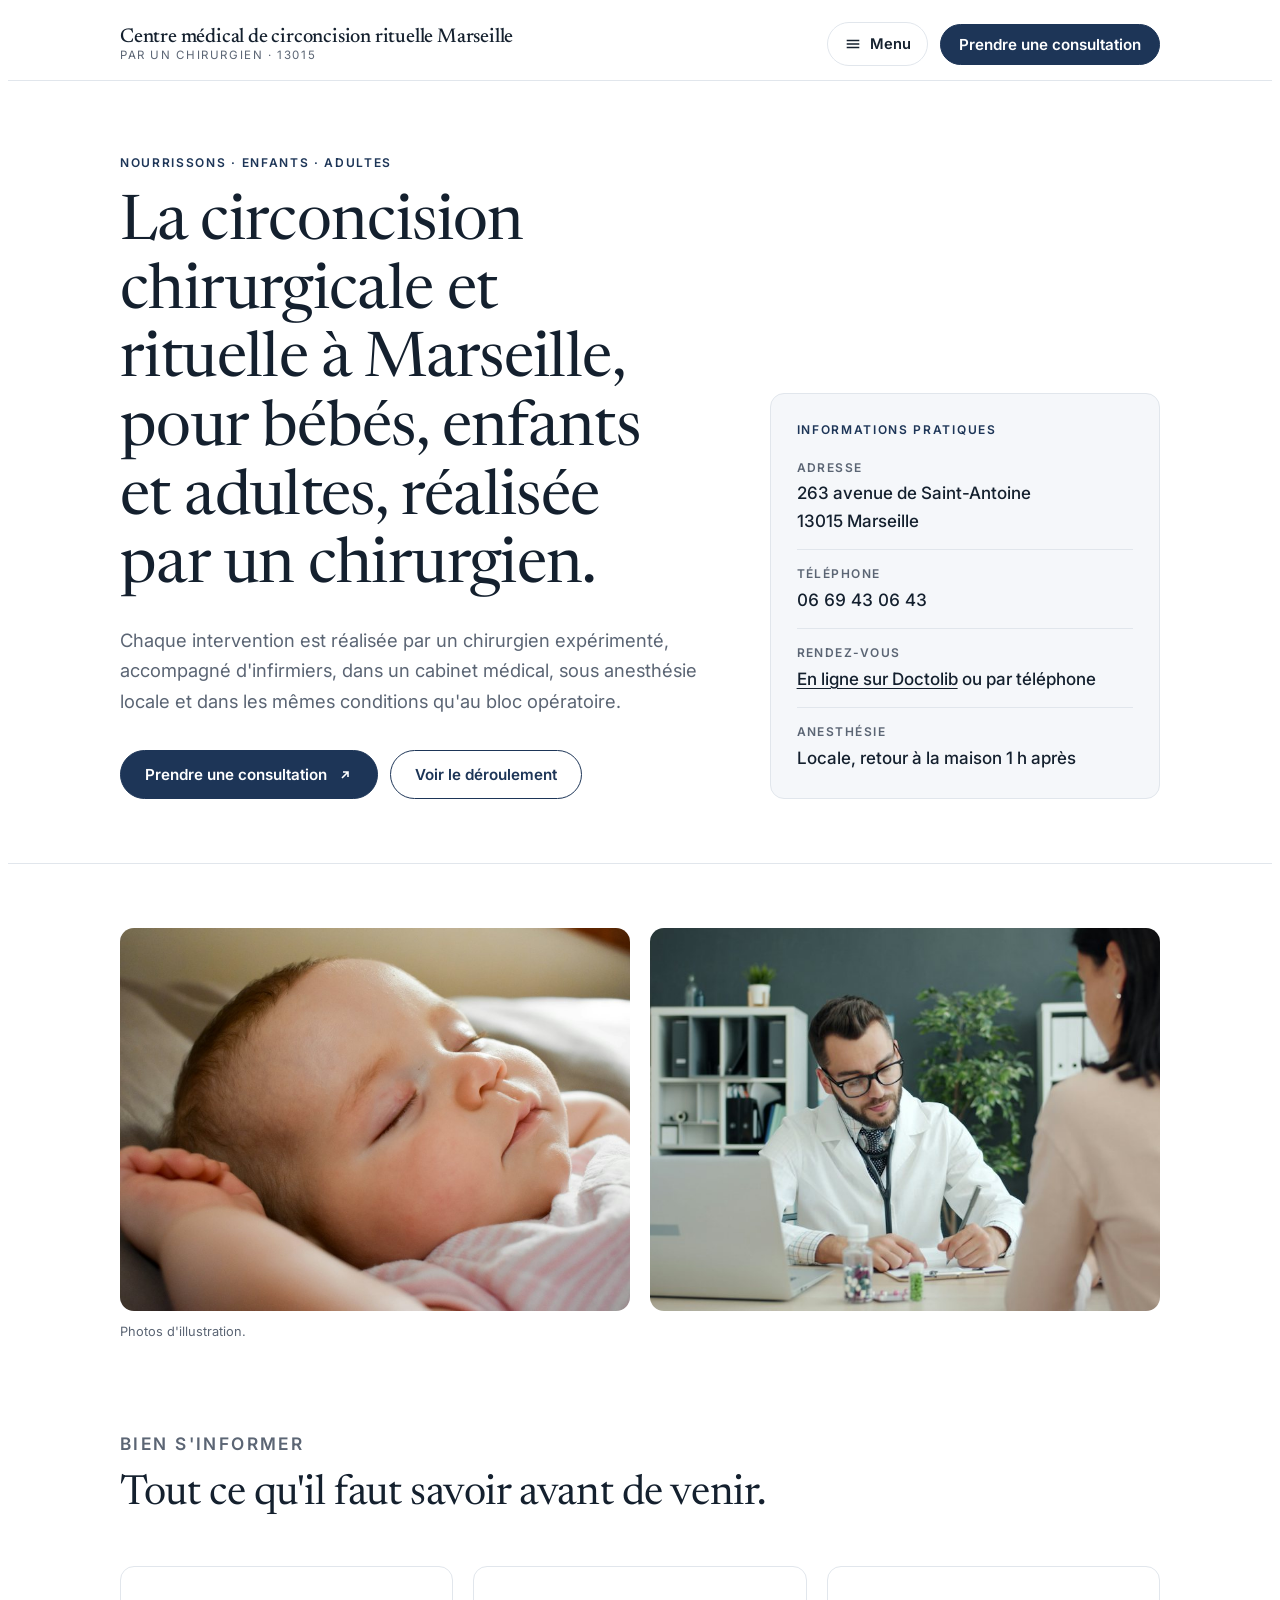
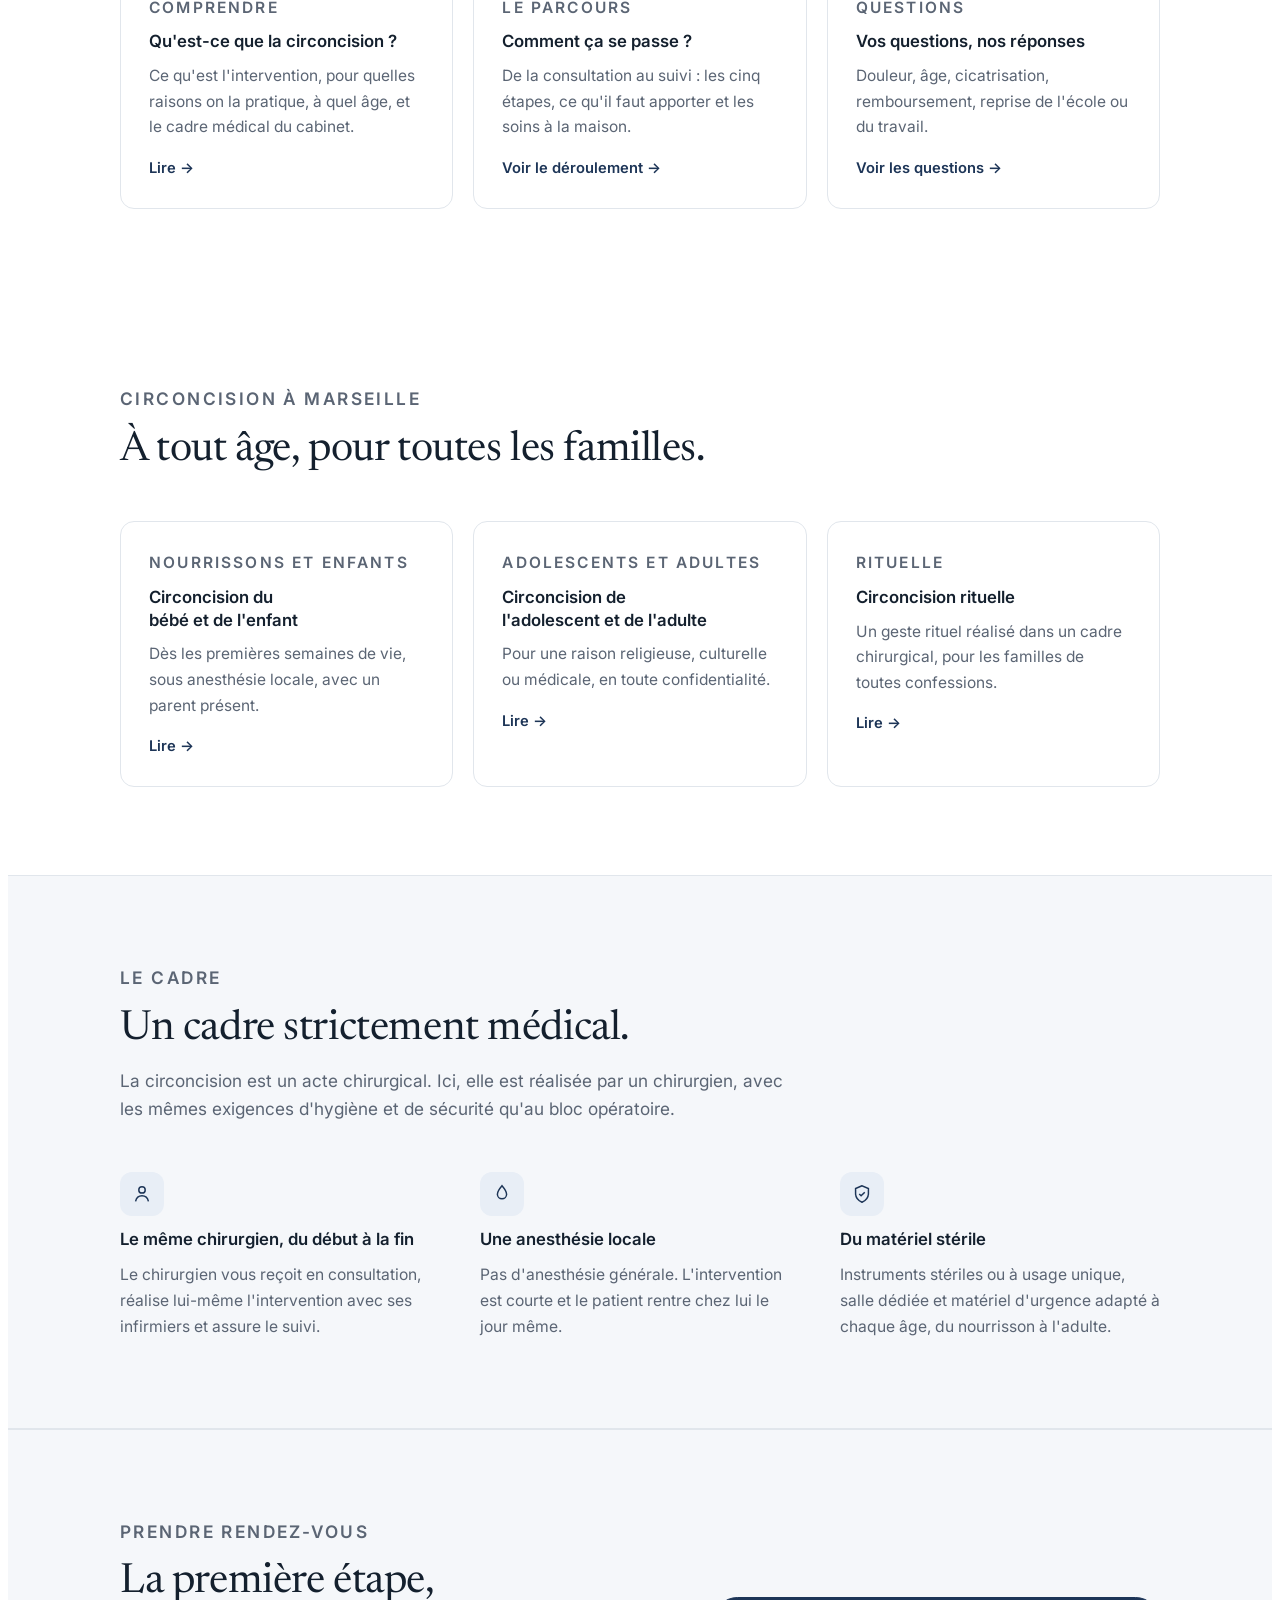
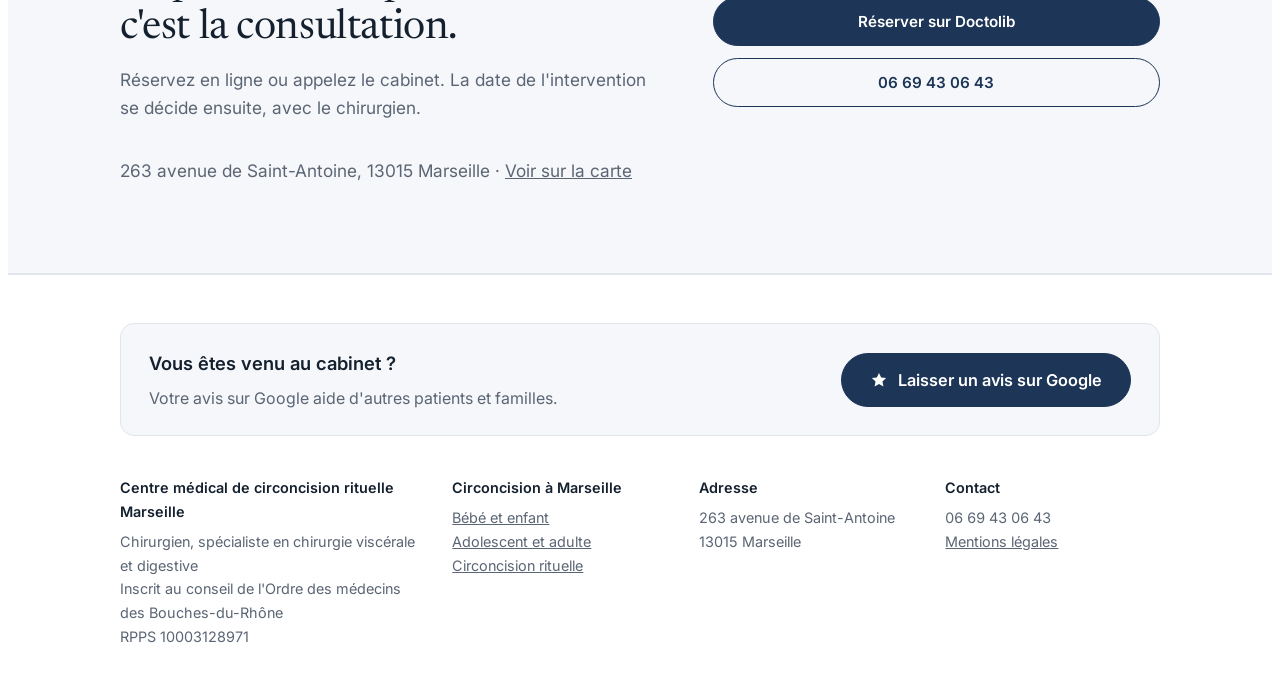
<file: index.html>
<!doctype html>
<html lang="fr"><head><meta charset="utf-8"><meta name="viewport" content="width=device-width,initial-scale=1,viewport-fit=cover">
<title>Circoncision Marseille · Bébé, enfant et adulte · Par un chirurgien</title>
<meta name="description" content="Circoncision à Marseille pour bébés, enfants et adultes, chirurgicale ou rituelle, par un chirurgien sous anesthésie locale. Rendez-vous sur Doctolib ou au 06 69 43 06 43.">
<meta property="og:site_name" content="Centre médical de circoncision rituelle Marseille">
<meta name="google-site-verification" content="c0qmM_d3kMXVeMrVc6Ky9E0ub9-GybHgEHuJxb8BpMc">
<meta name="google-site-verification" content="s0igiYWlBnHsUi0on4MsOtNS3VM-auSryWVG869lVNU">
<link rel="preconnect" href="https://fonts.googleapis.com">
<link rel="stylesheet" href="https://fonts.googleapis.com/css2?family=Newsreader:opsz,wght@6..72,400;6..72,500&family=Inter:wght@400;500;600&display=swap">
<link rel="stylesheet" href="styles.css?v=3">
<link rel="canonical" href="https://circoncision-chirurgicale-marseille.com/">
<script type="application/ld+json">{"@context": "https://schema.org", "@type": "MedicalClinic", "name": "Centre médical de circoncision rituelle Marseille", "alternateName": "Circoncision Chirurgicale et Rituelle Marseille", "url": "https://circoncision-chirurgicale-marseille.com/", "telephone": "+33669430643", "email": "circoncision.marseille@gmail.com", "image": "https://circoncision-chirurgicale-marseille.com/photos/cabinet.jpg", "address": {"@type": "PostalAddress", "streetAddress": "263 avenue de Saint-Antoine", "postalCode": "13015", "addressLocality": "Marseille", "addressRegion": "Provence-Alpes-Côte d'Azur", "addressCountry": "FR"}, "areaServed": "Marseille", "medicalSpecialty": "Surgical", "availableService": {"@type": "MedicalProcedure", "name": "Circoncision"}, "description": "Circoncision chirurgicale et rituelle à Marseille pour nourrissons, enfants et adultes, réalisée par un chirurgien sous anesthésie locale."}</script>
<script type="application/ld+json">{"@context": "https://schema.org", "@type": "WebSite", "name": "Centre médical de circoncision rituelle Marseille", "alternateName": "Circoncision Chirurgicale et Rituelle Marseille", "url": "https://circoncision-chirurgicale-marseille.com/"}</script>
</head><body>
<header class="top"><div class="wrap">
  <a class="brand" href="index.html"><b>Centre médical de circoncision rituelle Marseille</b><span>Par un chirurgien · 13015</span></a>
  <nav aria-label="Navigation principale"><a href="la-circoncision.html">La circoncision</a><a href="deroulement.html">Déroulement</a><a href="questions.html">Questions</a><a href="contact.html">Contact</a></nav>
  <div class="right"><details class="menu"><summary><svg viewBox="0 0 20 20" fill="none" stroke="currentColor" stroke-width="1.7" aria-hidden="true"><path d="M3 6h14M3 10h14M3 14h14"/></svg>Menu</summary>
    <div class="menu-panel"><a href="index.html" aria-current="page">Accueil</a><a href="la-circoncision.html">La circoncision</a><a href="deroulement.html">Déroulement</a><a href="questions.html">Questions</a><a href="contact.html">Contact</a><hr><a class="btn" href="https://www.doctolib.fr/chirurgien-visceral-et-digestif/marseille/stephane-cherki" target="_blank" rel="noopener">Prendre une consultation</a><span class="num menu-tel">06 69 43 06 43</span></div></details>
  <a class="btn cta-top" href="https://www.doctolib.fr/chirurgien-visceral-et-digestif/marseille/stephane-cherki" target="_blank" rel="noopener">Prendre une consultation</a></div>
</div></header>
<section class="hero" id="haut"><div class="wrap">
  <div>
    <p class="label">Nourrissons · Enfants · Adultes</p>
    <h1>La circoncision chirurgicale et rituelle à Marseille, pour bébés, enfants et adultes, réalisée par un chirurgien.</h1>
    <p class="lead">Chaque intervention est réalisée par un chirurgien expérimenté, accompagné d'infirmiers, dans un cabinet médical, sous anesthésie locale et dans les mêmes conditions qu'au bloc opératoire.</p>
    <div class="cta">
      <a class="btn" href="https://www.doctolib.fr/chirurgien-visceral-et-digestif/marseille/stephane-cherki" target="_blank" rel="noopener">Prendre une consultation
        <svg viewBox="0 0 16 16" fill="none" stroke="currentColor" stroke-width="1.6" aria-hidden="true"><path d="M5 11 11 5M6 5h5v5"/></svg></a>
      <a class="btn line" href="deroulement.html">Voir le déroulement</a>
    </div>
  </div>
  <aside class="panel" aria-label="Informations pratiques">
    <p class="label">Informations pratiques</p>
    <dl>
      <div><dt>Adresse</dt><dd>263 avenue de Saint-Antoine<br>13015 Marseille</dd></div>
      <div><dt>Téléphone</dt><dd class="num">06 69 43 06 43</dd></div>
      <div><dt>Rendez-vous</dt><dd><a href="https://www.doctolib.fr/chirurgien-visceral-et-digestif/marseille/stephane-cherki" target="_blank" rel="noopener">En ligne sur Doctolib</a> ou par téléphone</dd></div>
      <div><dt>Anesthésie</dt><dd>Locale, retour à la maison 1 h après</dd></div>
    </dl>
  </aside>
</div></section><section class="sec photos-sec"><div class="wrap">
  <div class="photos">
    <figure><img src="photos/bebe.jpg" alt="Nourrisson endormi, paisible" width="1100" height="733" loading="lazy"></figure>
    <figure><img src="photos/cabinet.jpg" alt="Consultation dans un cabinet médical" width="1000" height="563" loading="lazy"></figure>
  </div>
  <p class="photo-note">Photos d'illustration.</p>
</div></section><section class="sec"><div class="wrap">
  <div class="head"><p class="label">Bien s'informer</p><h2>Tout ce qu'il faut savoir avant de venir.</h2></div>
  <div class="tiles">
    <a class="tile" href="la-circoncision.html"><p class="label">Comprendre</p><h3>Qu'est-ce que la circoncision ?</h3><p>Ce qu'est l'intervention, pour quelles raisons on la pratique, à quel âge, et le cadre médical du cabinet.</p><span class="more">Lire →</span></a>
    <a class="tile" href="deroulement.html"><p class="label">Le parcours</p><h3>Comment ça se passe ?</h3><p>De la consultation au suivi : les cinq étapes, ce qu'il faut apporter et les soins à la maison.</p><span class="more">Voir le déroulement →</span></a>
    <a class="tile" href="questions.html"><p class="label">Questions</p><h3>Vos questions, nos réponses</h3><p>Douleur, âge, cicatrisation, remboursement, reprise de l'école ou du travail.</p><span class="more">Voir les questions →</span></a>
  </div>
</div></section>
<section class="sec"><div class="wrap">
  <div class="head"><p class="label">Circoncision à Marseille</p><h2>À tout âge, pour toutes les familles.</h2></div>
  <div class="tiles">
    <a class="tile" href="circoncision-bebe-marseille.html"><p class="label">Nourrissons et enfants</p><h3>Circoncision du bébé et de l'enfant</h3><p>Dès les premières semaines de vie, sous anesthésie locale, avec un parent présent.</p><span class="more">Lire →</span></a>
    <a class="tile" href="circoncision-adulte-marseille.html"><p class="label">Adolescents et adultes</p><h3>Circoncision de l'adolescent et de l'adulte</h3><p>Pour une raison religieuse, culturelle ou médicale, en toute confidentialité.</p><span class="more">Lire →</span></a>
    <a class="tile" href="circoncision-rituelle-marseille.html"><p class="label">Rituelle</p><h3>Circoncision rituelle</h3><p>Un geste rituel réalisé dans un cadre chirurgical, pour les familles de toutes confessions.</p><span class="more">Lire →</span></a>
  </div>
</div></section>
<section class="sec tint" id="cadre"><div class="wrap">
  <div class="head">
    <p class="label">Le cadre</p>
    <h2>Un cadre strictement médical.</h2>
    <p>La circoncision est un acte chirurgical. Ici, elle est réalisée par un chirurgien, avec les mêmes exigences d'hygiène et de sécurité qu'au bloc opératoire.</p>
  </div>
  <div class="cols">
    <div class="col">
      <span class="ico"><svg viewBox="0 0 24 24" fill="none" stroke="currentColor" stroke-width="1.6" aria-hidden="true"><circle cx="12" cy="7.5" r="3.5"/><path d="M5 20c.8-3.8 3.6-6 7-6s6.2 2.2 7 6"/></svg></span>
      <h3>Le même chirurgien, du début à la fin</h3>
      <p>Le chirurgien vous reçoit en consultation, réalise lui-même l'intervention avec ses infirmiers et assure le suivi.</p>
    </div>
    <div class="col">
      <span class="ico"><svg viewBox="0 0 24 24" fill="none" stroke="currentColor" stroke-width="1.6" aria-hidden="true"><path d="M12 3c3 3.5 5 6.4 5 9.2A5 5 0 0 1 7 12.2C7 9.4 9 6.5 12 3Z"/></svg></span>
      <h3>Une anesthésie locale</h3>
      <p>Pas d'anesthésie générale. L'intervention est courte et le patient rentre chez lui le jour même.</p>
    </div>
    <div class="col">
      <span class="ico"><svg viewBox="0 0 24 24" fill="none" stroke="currentColor" stroke-width="1.6" aria-hidden="true"><path d="M12 3 5 6v5.5c0 4.3 3 7.7 7 9.5 4-1.8 7-5.2 7-9.5V6l-7-3Z"/><path d="m9 12 2 2 4-4"/></svg></span>
      <h3>Du matériel stérile</h3>
      <p>Instruments stériles ou à usage unique, salle dédiée et matériel d'urgence adapté à chaque âge, du nourrisson à l'adulte.</p>
    </div>
  </div>
</div></section><section class="sec tint" id="contact"><div class="wrap contact">
  <div class="head" style="margin-bottom:0">
    <p class="label">Prendre rendez-vous</p>
    <h2>La première étape, c'est la consultation.</h2>
    <p>Réservez en ligne ou appelez le cabinet. La date de l'intervention se décide ensuite, avec le chirurgien.</p>
    <p class="where">263 avenue de Saint-Antoine, 13015 Marseille · <a href="https://www.google.com/maps/search/?api=1&query=263+avenue+de+Saint-Antoine+13015+Marseille" target="_blank" rel="noopener">Voir sur la carte</a></p>
  </div>
  <div class="actions">
    <a class="btn" href="https://www.doctolib.fr/chirurgien-visceral-et-digestif/marseille/stephane-cherki" target="_blank" rel="noopener">Réserver sur Doctolib</a>
    <span class="btn line num">06 69 43 06 43</span>
  </div>
</div></section><footer><div class="wrap">
  <div class="avis"><p><b>Vous êtes venu au cabinet ?</b>Votre avis sur Google aide d'autres patients et familles.</p><a class="btn" href="https://search.google.com/local/writereview?placeid=ChIJVTwFk2jryRIR-bHoEnYeXoQ" target="_blank" rel="noopener"><svg viewBox="0 0 24 24" aria-hidden="true"><path fill="currentColor" d="M12 2.5l2.9 6.1 6.6.8-4.9 4.6 1.3 6.6L12 17.3l-5.9 3.3 1.3-6.6-4.9-4.6 6.6-.8z"/></svg>Laisser un avis sur Google</a></div>
  <div class="grid">
    <div><b>Centre médical de circoncision rituelle Marseille</b>Chirurgien, spécialiste en chirurgie viscérale et digestive<br>Inscrit au conseil de l'Ordre des médecins des Bouches-du-Rhône<br>RPPS 10003128971</div>
    <div><b>Circoncision à Marseille</b><a href="circoncision-bebe-marseille.html">Bébé et enfant</a><br><a href="circoncision-adulte-marseille.html">Adolescent et adulte</a><br><a href="circoncision-rituelle-marseille.html">Circoncision rituelle</a></div>
    <div><b>Adresse</b>263 avenue de Saint-Antoine<br>13015 Marseille</div>
    <div><b>Contact</b><span class="num">06 69 43 06 43</span><br><a href="mentions-legales.html">Mentions légales</a></div>
  </div>
  </div>
</div></footer>
<div class="mbar" aria-label="Actions rapides">
  <a class="btn line" href="tel:+33669430643">Appeler</a>
  <a class="btn" href="https://www.doctolib.fr/chirurgien-visceral-et-digestif/marseille/stephane-cherki" target="_blank" rel="noopener">Doctolib</a>
</div>

</body></html>
</file>
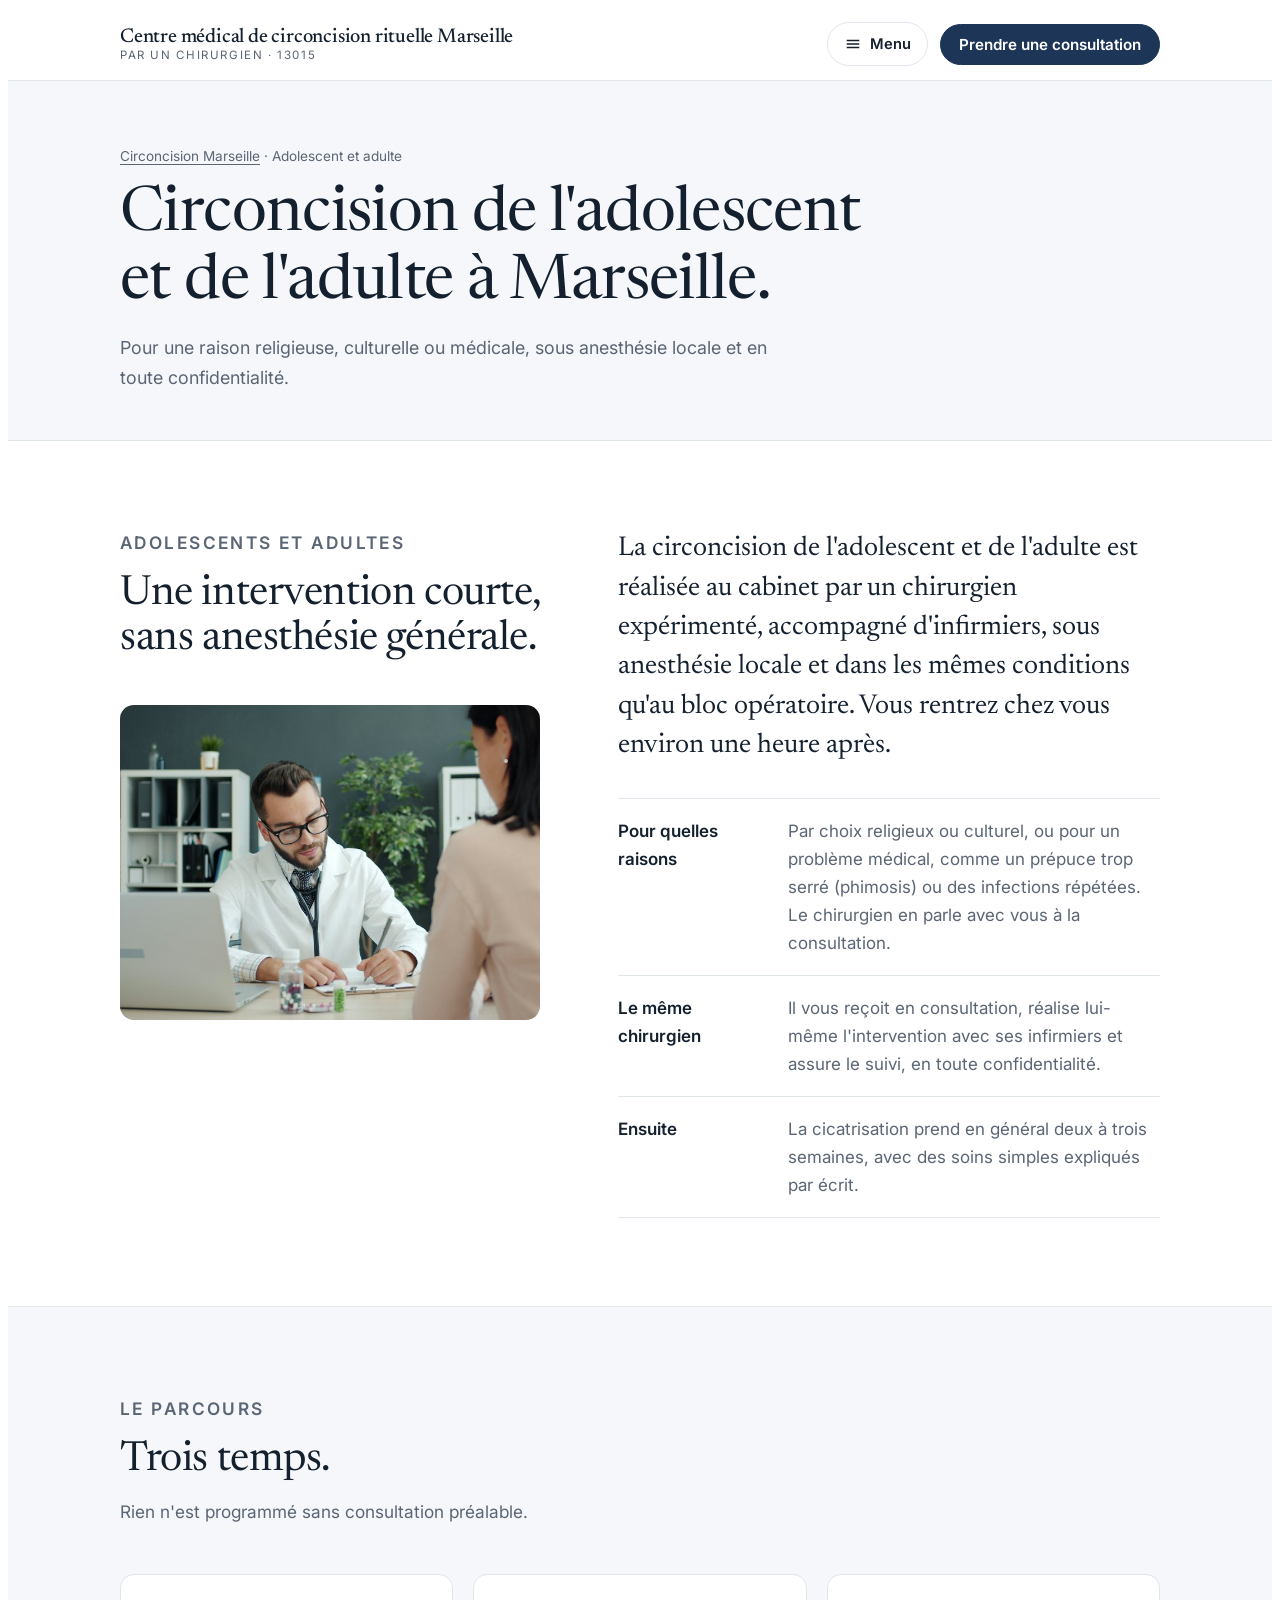
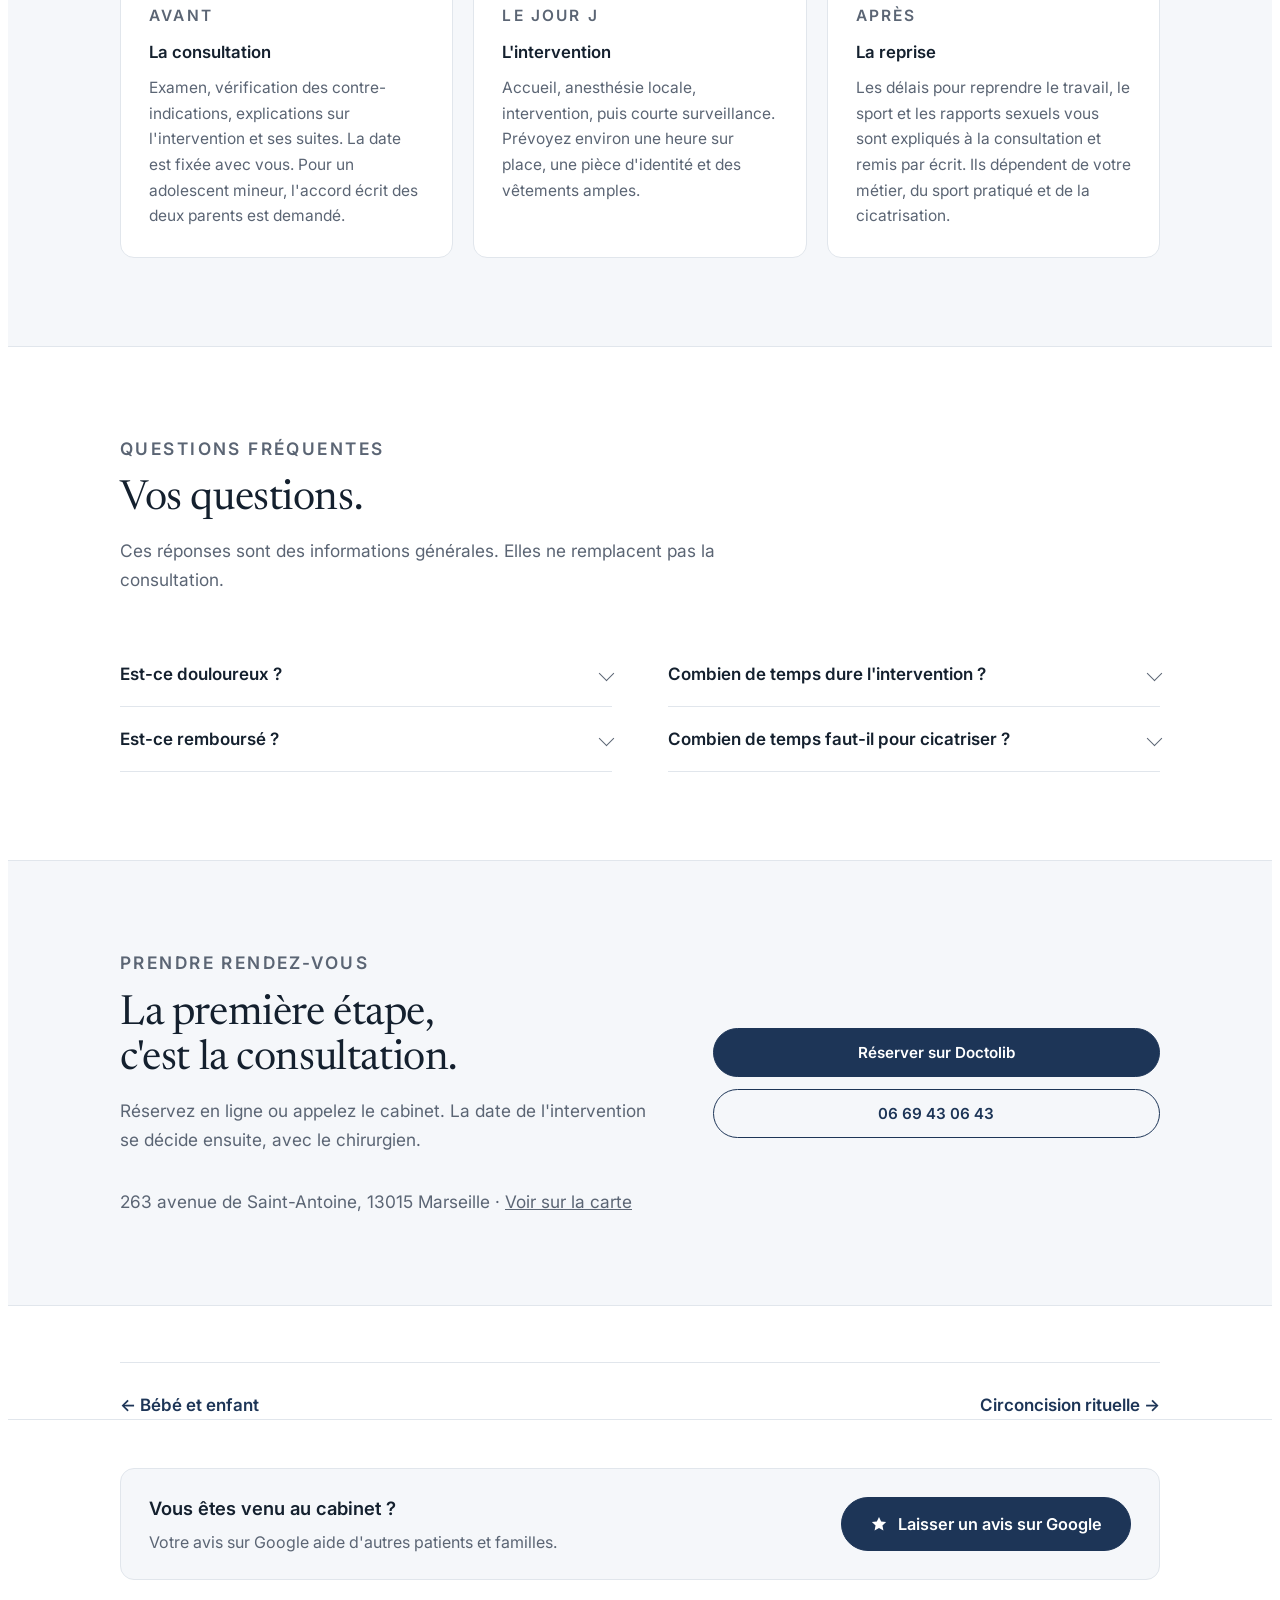
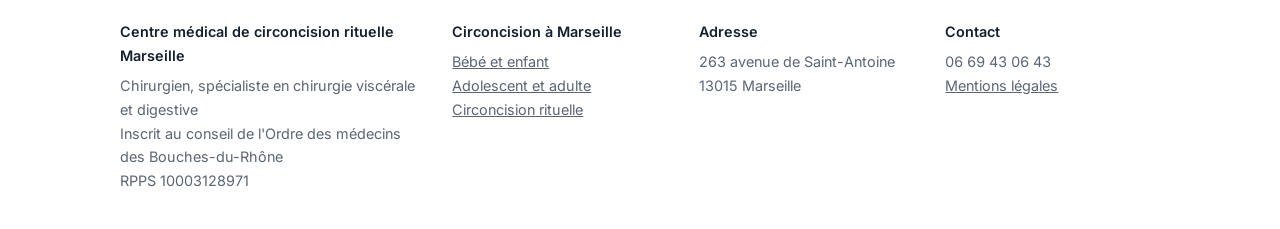
<file: circoncision-adulte-marseille.html>
<!doctype html>
<html lang="fr"><head><meta charset="utf-8"><meta name="viewport" content="width=device-width,initial-scale=1,viewport-fit=cover">
<title>Circoncision adulte et adolescent à Marseille · Par un chirurgien</title>
<meta name="description" content="Circoncision de l&#x27;adolescent et de l&#x27;adulte à Marseille (13015), pour raison religieuse ou médicale, par un chirurgien sous anesthésie locale, en toute confidentialité.">
<link rel="preconnect" href="https://fonts.googleapis.com">
<link rel="stylesheet" href="https://fonts.googleapis.com/css2?family=Newsreader:opsz,wght@6..72,400;6..72,500&family=Inter:wght@400;500;600&display=swap">
<link rel="stylesheet" href="styles.css?v=3">
<link rel="canonical" href="https://circoncision-chirurgicale-marseille.com/circoncision-adulte-marseille.html">
<script type="application/ld+json">{"@context": "https://schema.org", "@type": "FAQPage", "mainEntity": [{"@type": "Question", "name": "Est-ce douloureux ?", "acceptedAnswer": {"@type": "Answer", "text": "L'anesthésie locale supprime la douleur pendant l'intervention. Un traitement contre la douleur est prescrit pour les jours suivants."}}, {"@type": "Question", "name": "Combien de temps dure l'intervention ?", "acceptedAnswer": {"@type": "Answer", "text": "Quelques dizaines de minutes, surveillance comprise. Prévoyez environ une heure sur place."}}, {"@type": "Question", "name": "Est-ce remboursé ?", "acceptedAnswer": {"@type": "Answer", "text": "La circoncision rituelle n'est pas prise en charge par l'Assurance maladie, ni en général par les mutuelles. Si elle répond à un problème médical, parlez-en au chirurgien lors de la consultation."}}, {"@type": "Question", "name": "Combien de temps faut-il pour cicatriser ?", "acceptedAnswer": {"@type": "Answer", "text": "En général deux à trois semaines."}}]}</script>
</head><body>
<header class="top"><div class="wrap">
  <a class="brand" href="index.html"><b>Centre médical de circoncision rituelle Marseille</b><span>Par un chirurgien · 13015</span></a>
  <nav aria-label="Navigation principale"><a href="la-circoncision.html">La circoncision</a><a href="deroulement.html">Déroulement</a><a href="questions.html">Questions</a><a href="contact.html">Contact</a></nav>
  <div class="right"><details class="menu"><summary><svg viewBox="0 0 20 20" fill="none" stroke="currentColor" stroke-width="1.7" aria-hidden="true"><path d="M3 6h14M3 10h14M3 14h14"/></svg>Menu</summary>
    <div class="menu-panel"><a href="index.html">Accueil</a><a href="la-circoncision.html">La circoncision</a><a href="deroulement.html">Déroulement</a><a href="questions.html">Questions</a><a href="contact.html">Contact</a><hr><a class="btn" href="https://www.doctolib.fr/chirurgien-visceral-et-digestif/marseille/stephane-cherki" target="_blank" rel="noopener">Prendre une consultation</a><span class="num menu-tel">06 69 43 06 43</span></div></details>
  <a class="btn cta-top" href="https://www.doctolib.fr/chirurgien-visceral-et-digestif/marseille/stephane-cherki" target="_blank" rel="noopener">Prendre une consultation</a></div>
</div></header>
<section class="pagehead"><div class="wrap"><p class="crumb"><a href="index.html">Circoncision Marseille</a> · Adolescent et adulte</p><h1>Circoncision de l'adolescent et de l'adulte à Marseille.</h1><p class="intro">Pour une raison religieuse, culturelle ou médicale, sous anesthésie locale et en toute confidentialité.</p></div></section>
<section class="sec"><div class="wrap define">
  <div class="head" style="margin-bottom:0">
    <p class="label">Adolescents et adultes</p>
    <h2>Une intervention courte, sans anesthésie générale.</h2>
    <figure class="side-photo"><img src="photos/cabinet.jpg" alt="Consultation dans un cabinet médical" loading="lazy"></figure>
  </div>
  <div style="display:grid;gap:32px">
    <p class="big">La circoncision de l'adolescent et de l'adulte est réalisée au cabinet par un chirurgien expérimenté, accompagné d'infirmiers, sous anesthésie locale et dans les mêmes conditions qu'au bloc opératoire. Vous rentrez chez vous environ une heure après.</p>
    <dl class="facts">
      <div><dt>Pour quelles raisons</dt><dd>Par choix religieux ou culturel, ou pour un problème médical, comme un prépuce trop serré (phimosis) ou des infections répétées. Le chirurgien en parle avec vous à la consultation.</dd></div>
      <div><dt>Le même chirurgien</dt><dd>Il vous reçoit en consultation, réalise lui-même l'intervention avec ses infirmiers et assure le suivi, en toute confidentialité.</dd></div>
      <div><dt>Ensuite</dt><dd>La cicatrisation prend en général deux à trois semaines, avec des soins simples expliqués par écrit.</dd></div>
    </dl>
  </div>
</div></section><section class="sec tint"><div class="wrap">
  <div class="head">
    <p class="label">Le parcours</p>
    <h2>Trois temps.</h2>
    <p>Rien n'est programmé sans consultation préalable.</p>
  </div>
  <div class="cards">
    <div class="card">
      <p class="label">Avant</p>
      <h3>La consultation</h3>
      <p>Examen, vérification des contre-indications, explications sur l'intervention et ses suites. La date est fixée avec vous. Pour un adolescent mineur, l'accord écrit des deux parents est demandé.</p>
    </div>
    <div class="card">
      <p class="label">Le jour J</p>
      <h3>L'intervention</h3>
      <p>Accueil, anesthésie locale, intervention, puis courte surveillance. Prévoyez environ une heure sur place, une pièce d'identité et des vêtements amples.</p>
    </div>
    <div class="card">
      <p class="label">Après</p>
      <h3>La reprise</h3>
      <p>Les délais pour reprendre le travail, le sport et les rapports sexuels vous sont expliqués à la consultation et remis par écrit. Ils dépendent de votre métier, du sport pratiqué et de la cicatrisation.</p>
    </div>
  </div>
</div></section><section class="sec"><div class="wrap">
  <div class="head">
    <p class="label">Questions fréquentes</p>
    <h2>Vos questions.</h2>
    <p>Ces réponses sont des informations générales. Elles ne remplacent pas la consultation.</p>
  </div>
  <div class="faq">
    <details><summary>Est-ce douloureux ?</summary><p>L'anesthésie locale supprime la douleur pendant l'intervention. Un traitement contre la douleur est prescrit pour les jours suivants.</p></details>
    <details><summary>Combien de temps dure l'intervention ?</summary><p>Quelques dizaines de minutes, surveillance comprise. Prévoyez environ une heure sur place.</p></details>
    <details><summary>Est-ce remboursé ?</summary><p>La circoncision rituelle n'est pas prise en charge par l'Assurance maladie, ni en général par les mutuelles. Si elle répond à un problème médical, parlez-en au chirurgien lors de la consultation.</p></details>
    <details><summary>Combien de temps faut-il pour cicatriser ?</summary><p>En général deux à trois semaines.</p></details>
  </div>
</div></section><section class="sec tint" id="contact"><div class="wrap contact">
  <div class="head" style="margin-bottom:0">
    <p class="label">Prendre rendez-vous</p>
    <h2>La première étape, c'est la consultation.</h2>
    <p>Réservez en ligne ou appelez le cabinet. La date de l'intervention se décide ensuite, avec le chirurgien.</p>
    <p class="where">263 avenue de Saint-Antoine, 13015 Marseille · <a href="https://www.google.com/maps/search/?api=1&query=263+avenue+de+Saint-Antoine+13015+Marseille" target="_blank" rel="noopener">Voir sur la carte</a></p>
  </div>
  <div class="actions">
    <a class="btn" href="https://www.doctolib.fr/chirurgien-visceral-et-digestif/marseille/stephane-cherki" target="_blank" rel="noopener">Réserver sur Doctolib</a>
    <span class="btn line num">06 69 43 06 43</span>
  </div>
</div></section><div class="wrap"><div class="next"><a href="circoncision-bebe-marseille.html">← Bébé et enfant</a><a href="circoncision-rituelle-marseille.html">Circoncision rituelle →</a></div></div><footer><div class="wrap">
  <div class="avis"><p><b>Vous êtes venu au cabinet ?</b>Votre avis sur Google aide d'autres patients et familles.</p><a class="btn" href="https://search.google.com/local/writereview?placeid=ChIJVTwFk2jryRIR-bHoEnYeXoQ" target="_blank" rel="noopener"><svg viewBox="0 0 24 24" aria-hidden="true"><path fill="currentColor" d="M12 2.5l2.9 6.1 6.6.8-4.9 4.6 1.3 6.6L12 17.3l-5.9 3.3 1.3-6.6-4.9-4.6 6.6-.8z"/></svg>Laisser un avis sur Google</a></div>
  <div class="grid">
    <div><b>Centre médical de circoncision rituelle Marseille</b>Chirurgien, spécialiste en chirurgie viscérale et digestive<br>Inscrit au conseil de l'Ordre des médecins des Bouches-du-Rhône<br>RPPS 10003128971</div>
    <div><b>Circoncision à Marseille</b><a href="circoncision-bebe-marseille.html">Bébé et enfant</a><br><a href="circoncision-adulte-marseille.html">Adolescent et adulte</a><br><a href="circoncision-rituelle-marseille.html">Circoncision rituelle</a></div>
    <div><b>Adresse</b>263 avenue de Saint-Antoine<br>13015 Marseille</div>
    <div><b>Contact</b><span class="num">06 69 43 06 43</span><br><a href="mentions-legales.html">Mentions légales</a></div>
  </div>
  </div>
</div></footer>
<div class="mbar" aria-label="Actions rapides">
  <a class="btn line" href="tel:+33669430643">Appeler</a>
  <a class="btn" href="https://www.doctolib.fr/chirurgien-visceral-et-digestif/marseille/stephane-cherki" target="_blank" rel="noopener">Doctolib</a>
</div>

</body></html>
</file>
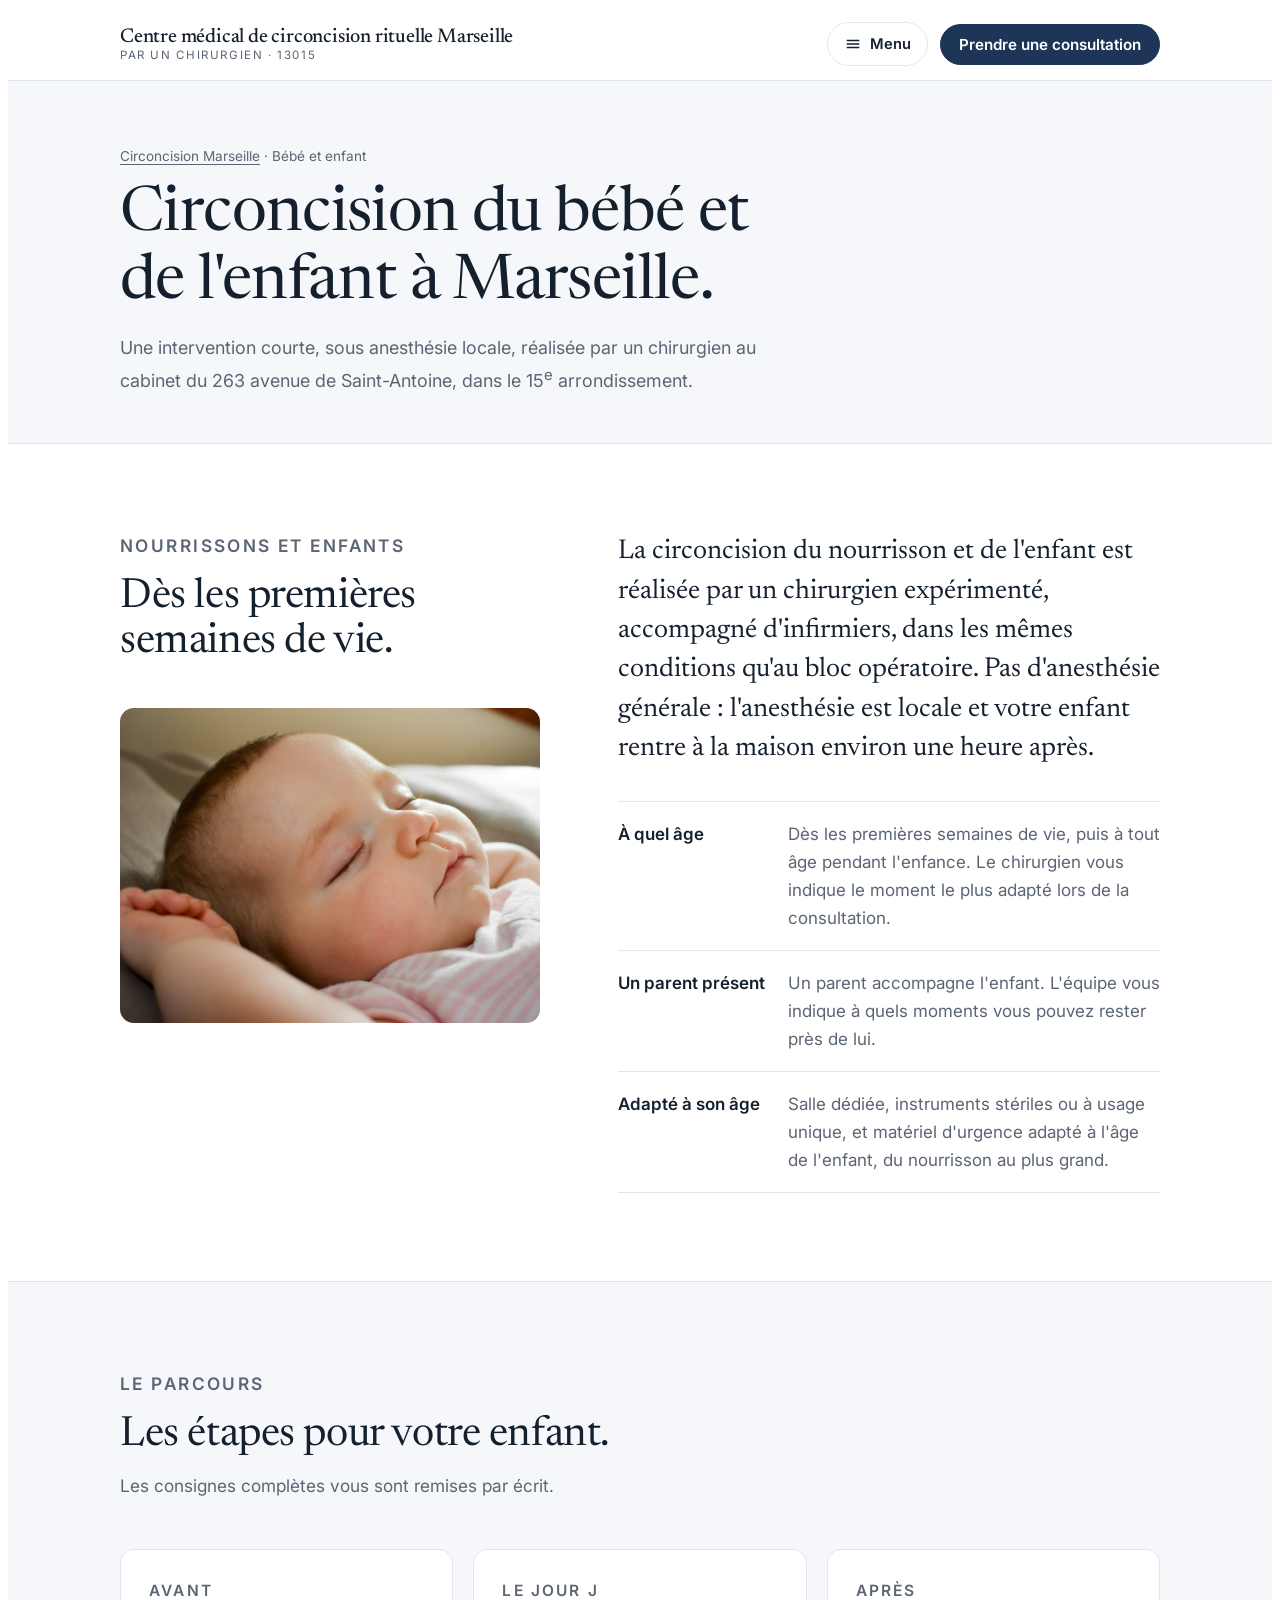
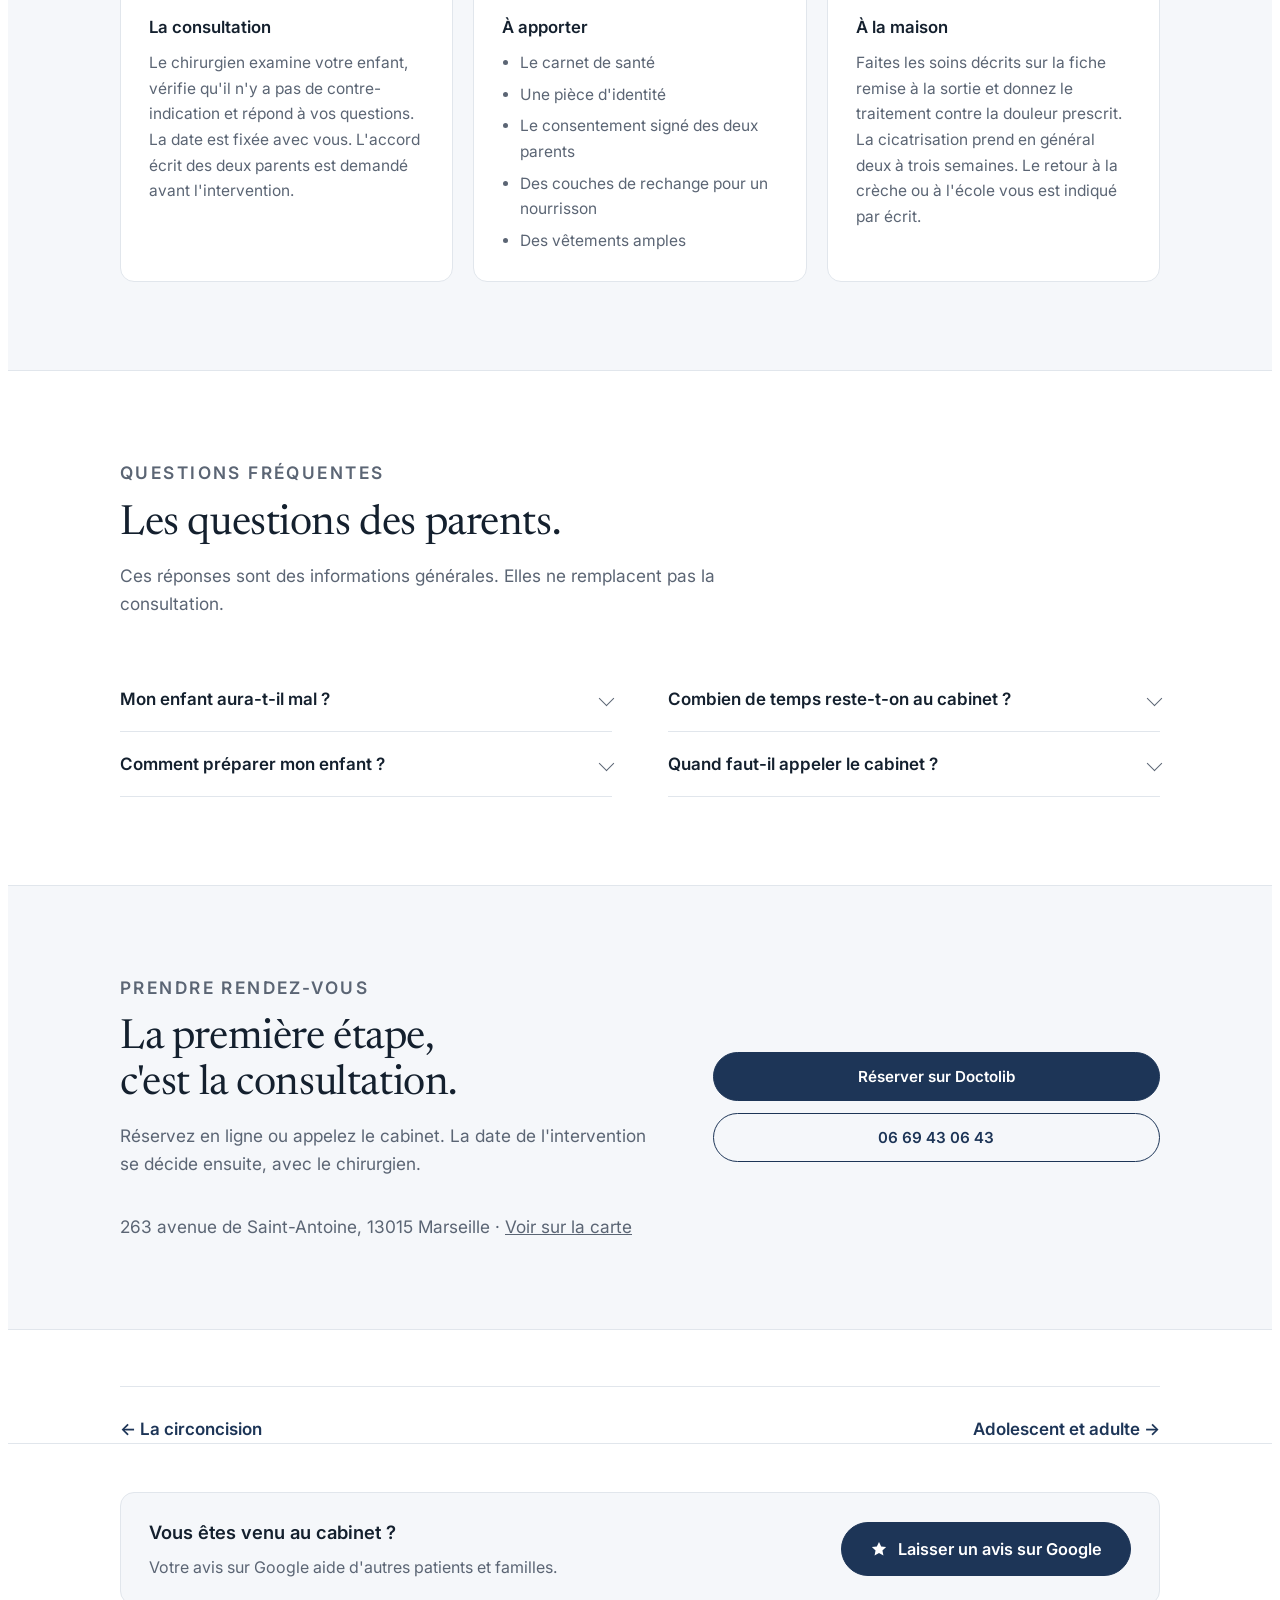
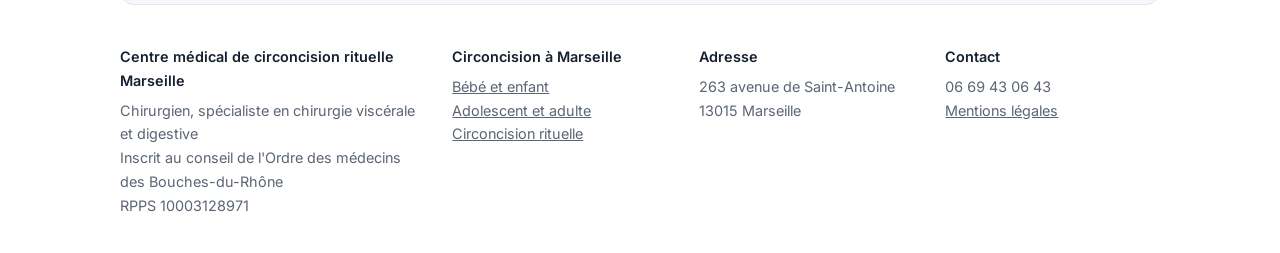
<file: circoncision-bebe-marseille.html>
<!doctype html>
<html lang="fr"><head><meta charset="utf-8"><meta name="viewport" content="width=device-width,initial-scale=1,viewport-fit=cover">
<title>Circoncision bébé et enfant à Marseille · Par un chirurgien</title>
<meta name="description" content="Circoncision du nourrisson et de l&#x27;enfant à Marseille (13015) par un chirurgien, sous anesthésie locale, avec un parent présent. Consultation sur Doctolib ou au 06 69 43 06 43.">
<link rel="preconnect" href="https://fonts.googleapis.com">
<link rel="stylesheet" href="https://fonts.googleapis.com/css2?family=Newsreader:opsz,wght@6..72,400;6..72,500&family=Inter:wght@400;500;600&display=swap">
<link rel="stylesheet" href="styles.css?v=3">
<link rel="canonical" href="https://circoncision-chirurgicale-marseille.com/circoncision-bebe-marseille.html">
<script type="application/ld+json">{"@context": "https://schema.org", "@type": "FAQPage", "mainEntity": [{"@type": "Question", "name": "Mon enfant aura-t-il mal ?", "acceptedAnswer": {"@type": "Answer", "text": "L'anesthésie locale supprime la douleur pendant l'intervention. Un traitement contre la douleur est prescrit pour les jours suivants."}}, {"@type": "Question", "name": "Combien de temps reste-t-on au cabinet ?", "acceptedAnswer": {"@type": "Answer", "text": "Prévoyez environ une heure sur place, courte surveillance comprise."}}, {"@type": "Question", "name": "Comment préparer mon enfant ?", "acceptedAnswer": {"@type": "Answer", "text": "Expliquez-lui simplement ce qui va se passer, avec des mots de son âge. Le jour même, le chirurgien et les infirmiers prennent le temps de le rassurer."}}, {"@type": "Question", "name": "Quand faut-il appeler le cabinet ?", "acceptedAnswer": {"@type": "Answer", "text": "En cas de saignement qui ne s'arrête pas, de fièvre, de gonflement important, ou si l'enfant n'urine pas dans les heures qui suivent, appelez le 06 69 43 06 43. En cas d'urgence, composez le 15."}}]}</script>
</head><body>
<header class="top"><div class="wrap">
  <a class="brand" href="index.html"><b>Centre médical de circoncision rituelle Marseille</b><span>Par un chirurgien · 13015</span></a>
  <nav aria-label="Navigation principale"><a href="la-circoncision.html">La circoncision</a><a href="deroulement.html">Déroulement</a><a href="questions.html">Questions</a><a href="contact.html">Contact</a></nav>
  <div class="right"><details class="menu"><summary><svg viewBox="0 0 20 20" fill="none" stroke="currentColor" stroke-width="1.7" aria-hidden="true"><path d="M3 6h14M3 10h14M3 14h14"/></svg>Menu</summary>
    <div class="menu-panel"><a href="index.html">Accueil</a><a href="la-circoncision.html">La circoncision</a><a href="deroulement.html">Déroulement</a><a href="questions.html">Questions</a><a href="contact.html">Contact</a><hr><a class="btn" href="https://www.doctolib.fr/chirurgien-visceral-et-digestif/marseille/stephane-cherki" target="_blank" rel="noopener">Prendre une consultation</a><span class="num menu-tel">06 69 43 06 43</span></div></details>
  <a class="btn cta-top" href="https://www.doctolib.fr/chirurgien-visceral-et-digestif/marseille/stephane-cherki" target="_blank" rel="noopener">Prendre une consultation</a></div>
</div></header>
<section class="pagehead"><div class="wrap"><p class="crumb"><a href="index.html">Circoncision Marseille</a> · Bébé et enfant</p><h1>Circoncision du bébé et de l'enfant à Marseille.</h1><p class="intro">Une intervention courte, sous anesthésie locale, réalisée par un chirurgien au cabinet du 263 avenue de Saint-Antoine, dans le 15<sup>e</sup> arrondissement.</p></div></section>
<section class="sec"><div class="wrap define">
  <div class="head" style="margin-bottom:0">
    <p class="label">Nourrissons et enfants</p>
    <h2>Dès les premières semaines de vie.</h2>
    <figure class="side-photo"><img src="photos/bebe.jpg" alt="Nourrisson endormi, paisible" loading="lazy"></figure>
  </div>
  <div style="display:grid;gap:32px">
    <p class="big">La circoncision du nourrisson et de l'enfant est réalisée par un chirurgien expérimenté, accompagné d'infirmiers, dans les mêmes conditions qu'au bloc opératoire. Pas d'anesthésie générale : l'anesthésie est locale et votre enfant rentre à la maison environ une heure après.</p>
    <dl class="facts">
      <div><dt>À quel âge</dt><dd>Dès les premières semaines de vie, puis à tout âge pendant l'enfance. Le chirurgien vous indique le moment le plus adapté lors de la consultation.</dd></div>
      <div><dt>Un parent présent</dt><dd>Un parent accompagne l'enfant. L'équipe vous indique à quels moments vous pouvez rester près de lui.</dd></div>
      <div><dt>Adapté à son âge</dt><dd>Salle dédiée, instruments stériles ou à usage unique, et matériel d'urgence adapté à l'âge de l'enfant, du nourrisson au plus grand.</dd></div>
    </dl>
  </div>
</div></section><section class="sec tint"><div class="wrap">
  <div class="head">
    <p class="label">Le parcours</p>
    <h2>Les étapes pour votre enfant.</h2>
    <p>Les consignes complètes vous sont remises par écrit.</p>
  </div>
  <div class="cards">
    <div class="card">
      <p class="label">Avant</p>
      <h3>La consultation</h3>
      <p>Le chirurgien examine votre enfant, vérifie qu'il n'y a pas de contre-indication et répond à vos questions. La date est fixée avec vous. L'accord écrit des deux parents est demandé avant l'intervention.</p>
    </div>
    <div class="card">
      <p class="label">Le jour J</p>
      <h3>À apporter</h3>
      <ul><li>Le carnet de santé</li><li>Une pièce d'identité</li><li>Le consentement signé des deux parents</li><li>Des couches de rechange pour un nourrisson</li><li>Des vêtements amples</li></ul>
    </div>
    <div class="card">
      <p class="label">Après</p>
      <h3>À la maison</h3>
      <p>Faites les soins décrits sur la fiche remise à la sortie et donnez le traitement contre la douleur prescrit. La cicatrisation prend en général deux à trois semaines. Le retour à la crèche ou à l'école vous est indiqué par écrit.</p>
    </div>
  </div>
</div></section><section class="sec"><div class="wrap">
  <div class="head">
    <p class="label">Questions fréquentes</p>
    <h2>Les questions des parents.</h2>
    <p>Ces réponses sont des informations générales. Elles ne remplacent pas la consultation.</p>
  </div>
  <div class="faq">
    <details><summary>Mon enfant aura-t-il mal ?</summary><p>L'anesthésie locale supprime la douleur pendant l'intervention. Un traitement contre la douleur est prescrit pour les jours suivants.</p></details>
    <details><summary>Combien de temps reste-t-on au cabinet ?</summary><p>Prévoyez environ une heure sur place, courte surveillance comprise.</p></details>
    <details><summary>Comment préparer mon enfant ?</summary><p>Expliquez-lui simplement ce qui va se passer, avec des mots de son âge. Le jour même, le chirurgien et les infirmiers prennent le temps de le rassurer.</p></details>
    <details><summary>Quand faut-il appeler le cabinet ?</summary><p>En cas de saignement qui ne s'arrête pas, de fièvre, de gonflement important, ou si l'enfant n'urine pas dans les heures qui suivent, appelez le 06 69 43 06 43. En cas d'urgence, composez le 15.</p></details>
  </div>
</div></section><section class="sec tint" id="contact"><div class="wrap contact">
  <div class="head" style="margin-bottom:0">
    <p class="label">Prendre rendez-vous</p>
    <h2>La première étape, c'est la consultation.</h2>
    <p>Réservez en ligne ou appelez le cabinet. La date de l'intervention se décide ensuite, avec le chirurgien.</p>
    <p class="where">263 avenue de Saint-Antoine, 13015 Marseille · <a href="https://www.google.com/maps/search/?api=1&query=263+avenue+de+Saint-Antoine+13015+Marseille" target="_blank" rel="noopener">Voir sur la carte</a></p>
  </div>
  <div class="actions">
    <a class="btn" href="https://www.doctolib.fr/chirurgien-visceral-et-digestif/marseille/stephane-cherki" target="_blank" rel="noopener">Réserver sur Doctolib</a>
    <span class="btn line num">06 69 43 06 43</span>
  </div>
</div></section><div class="wrap"><div class="next"><a href="la-circoncision.html">← La circoncision</a><a href="circoncision-adulte-marseille.html">Adolescent et adulte →</a></div></div><footer><div class="wrap">
  <div class="avis"><p><b>Vous êtes venu au cabinet ?</b>Votre avis sur Google aide d'autres patients et familles.</p><a class="btn" href="https://search.google.com/local/writereview?placeid=ChIJVTwFk2jryRIR-bHoEnYeXoQ" target="_blank" rel="noopener"><svg viewBox="0 0 24 24" aria-hidden="true"><path fill="currentColor" d="M12 2.5l2.9 6.1 6.6.8-4.9 4.6 1.3 6.6L12 17.3l-5.9 3.3 1.3-6.6-4.9-4.6 6.6-.8z"/></svg>Laisser un avis sur Google</a></div>
  <div class="grid">
    <div><b>Centre médical de circoncision rituelle Marseille</b>Chirurgien, spécialiste en chirurgie viscérale et digestive<br>Inscrit au conseil de l'Ordre des médecins des Bouches-du-Rhône<br>RPPS 10003128971</div>
    <div><b>Circoncision à Marseille</b><a href="circoncision-bebe-marseille.html">Bébé et enfant</a><br><a href="circoncision-adulte-marseille.html">Adolescent et adulte</a><br><a href="circoncision-rituelle-marseille.html">Circoncision rituelle</a></div>
    <div><b>Adresse</b>263 avenue de Saint-Antoine<br>13015 Marseille</div>
    <div><b>Contact</b><span class="num">06 69 43 06 43</span><br><a href="mentions-legales.html">Mentions légales</a></div>
  </div>
  </div>
</div></footer>
<div class="mbar" aria-label="Actions rapides">
  <a class="btn line" href="tel:+33669430643">Appeler</a>
  <a class="btn" href="https://www.doctolib.fr/chirurgien-visceral-et-digestif/marseille/stephane-cherki" target="_blank" rel="noopener">Doctolib</a>
</div>

</body></html>
</file>
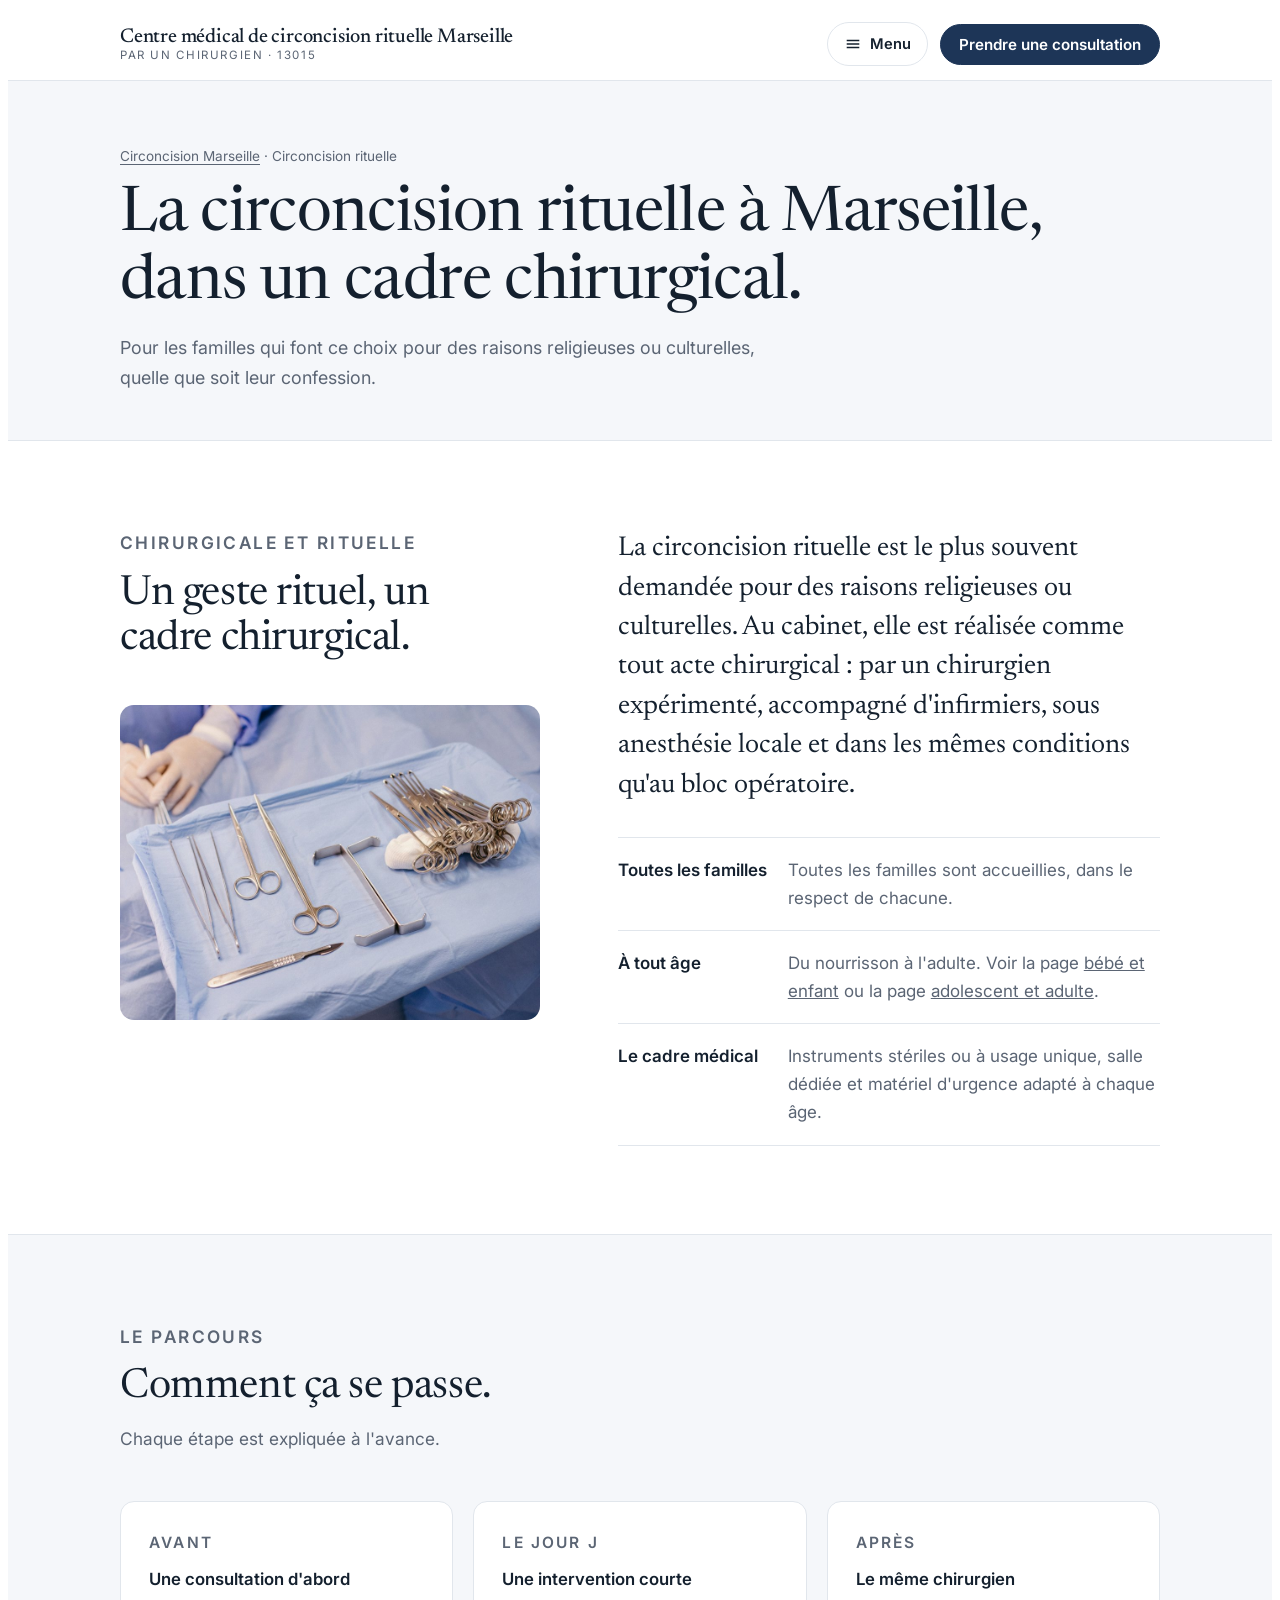
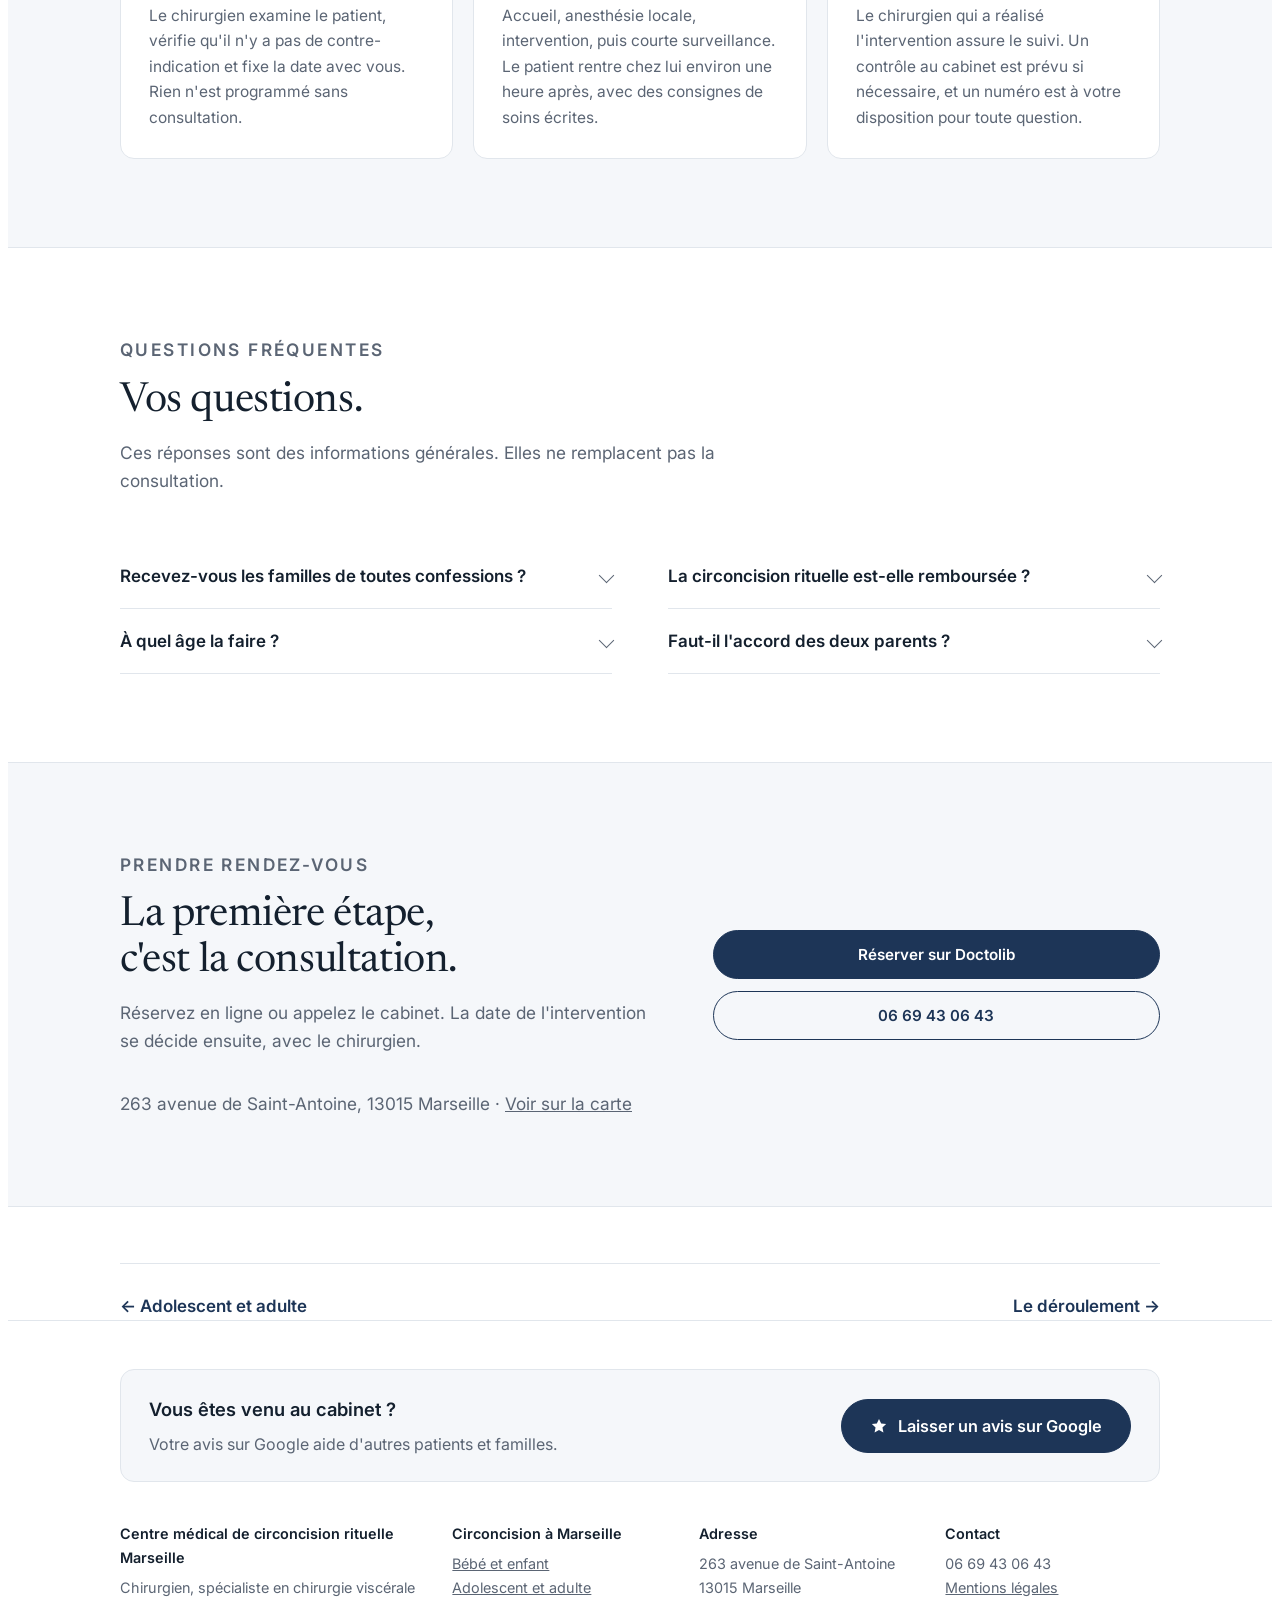
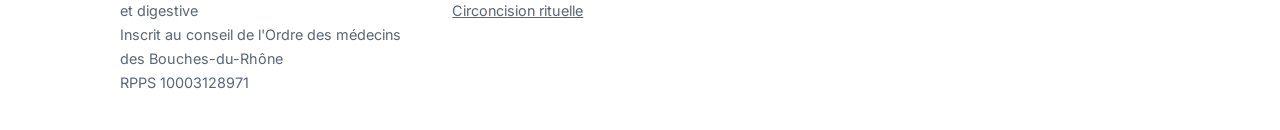
<file: circoncision-rituelle-marseille.html>
<!doctype html>
<html lang="fr"><head><meta charset="utf-8"><meta name="viewport" content="width=device-width,initial-scale=1,viewport-fit=cover">
<title>Circoncision rituelle à Marseille · Dans un cadre chirurgical</title>
<meta name="description" content="Circoncision rituelle à Marseille (13015), du nourrisson à l&#x27;adulte, réalisée par un chirurgien dans les mêmes conditions qu&#x27;au bloc opératoire. Toutes les familles sont accueillies.">
<link rel="preconnect" href="https://fonts.googleapis.com">
<link rel="stylesheet" href="https://fonts.googleapis.com/css2?family=Newsreader:opsz,wght@6..72,400;6..72,500&family=Inter:wght@400;500;600&display=swap">
<link rel="stylesheet" href="styles.css?v=3">
<link rel="canonical" href="https://circoncision-chirurgicale-marseille.com/circoncision-rituelle-marseille.html">
<script type="application/ld+json">{"@context": "https://schema.org", "@type": "FAQPage", "mainEntity": [{"@type": "Question", "name": "Recevez-vous les familles de toutes confessions ?", "acceptedAnswer": {"@type": "Answer", "text": "Oui. Toutes les familles sont accueillies, dans le respect de chacune."}}, {"@type": "Question", "name": "La circoncision rituelle est-elle remboursée ?", "acceptedAnswer": {"@type": "Answer", "text": "Non. La circoncision rituelle n'est pas prise en charge par l'Assurance maladie, ni en général par les mutuelles."}}, {"@type": "Question", "name": "À quel âge la faire ?", "acceptedAnswer": {"@type": "Answer", "text": "À tout âge. Pour un nourrisson, dès les premières semaines de vie. Le chirurgien vous indique le moment le plus adapté lors de la consultation."}}, {"@type": "Question", "name": "Faut-il l'accord des deux parents ?", "acceptedAnswer": {"@type": "Answer", "text": "Oui. Pour un mineur, l'accord écrit des deux parents est demandé avant l'intervention."}}]}</script>
</head><body>
<header class="top"><div class="wrap">
  <a class="brand" href="index.html"><b>Centre médical de circoncision rituelle Marseille</b><span>Par un chirurgien · 13015</span></a>
  <nav aria-label="Navigation principale"><a href="la-circoncision.html">La circoncision</a><a href="deroulement.html">Déroulement</a><a href="questions.html">Questions</a><a href="contact.html">Contact</a></nav>
  <div class="right"><details class="menu"><summary><svg viewBox="0 0 20 20" fill="none" stroke="currentColor" stroke-width="1.7" aria-hidden="true"><path d="M3 6h14M3 10h14M3 14h14"/></svg>Menu</summary>
    <div class="menu-panel"><a href="index.html">Accueil</a><a href="la-circoncision.html">La circoncision</a><a href="deroulement.html">Déroulement</a><a href="questions.html">Questions</a><a href="contact.html">Contact</a><hr><a class="btn" href="https://www.doctolib.fr/chirurgien-visceral-et-digestif/marseille/stephane-cherki" target="_blank" rel="noopener">Prendre une consultation</a><span class="num menu-tel">06 69 43 06 43</span></div></details>
  <a class="btn cta-top" href="https://www.doctolib.fr/chirurgien-visceral-et-digestif/marseille/stephane-cherki" target="_blank" rel="noopener">Prendre une consultation</a></div>
</div></header>
<section class="pagehead"><div class="wrap"><p class="crumb"><a href="index.html">Circoncision Marseille</a> · Circoncision rituelle</p><h1>La circoncision rituelle à Marseille, dans un cadre chirurgical.</h1><p class="intro">Pour les familles qui font ce choix pour des raisons religieuses ou culturelles, quelle que soit leur confession.</p></div></section>
<section class="sec"><div class="wrap define">
  <div class="head" style="margin-bottom:0">
    <p class="label">Chirurgicale et rituelle</p>
    <h2>Un geste rituel, un cadre chirurgical.</h2>
    <figure class="side-photo"><img src="photos/instruments.jpg" alt="Instruments chirurgicaux stériles posés sur un champ opératoire" loading="lazy"></figure>
  </div>
  <div style="display:grid;gap:32px">
    <p class="big">La circoncision rituelle est le plus souvent demandée pour des raisons religieuses ou culturelles. Au cabinet, elle est réalisée comme tout acte chirurgical : par un chirurgien expérimenté, accompagné d'infirmiers, sous anesthésie locale et dans les mêmes conditions qu'au bloc opératoire.</p>
    <dl class="facts">
      <div><dt>Toutes les familles</dt><dd>Toutes les familles sont accueillies, dans le respect de chacune.</dd></div>
      <div><dt>À tout âge</dt><dd>Du nourrisson à l'adulte. Voir la page <a href="circoncision-bebe-marseille.html">bébé et enfant</a> ou la page <a href="circoncision-adulte-marseille.html">adolescent et adulte</a>.</dd></div>
      <div><dt>Le cadre médical</dt><dd>Instruments stériles ou à usage unique, salle dédiée et matériel d'urgence adapté à chaque âge.</dd></div>
    </dl>
  </div>
</div></section><section class="sec tint"><div class="wrap">
  <div class="head">
    <p class="label">Le parcours</p>
    <h2>Comment ça se passe.</h2>
    <p>Chaque étape est expliquée à l'avance.</p>
  </div>
  <div class="cards">
    <div class="card">
      <p class="label">Avant</p>
      <h3>Une consultation d'abord</h3>
      <p>Le chirurgien examine le patient, vérifie qu'il n'y a pas de contre-indication et fixe la date avec vous. Rien n'est programmé sans consultation.</p>
    </div>
    <div class="card">
      <p class="label">Le jour J</p>
      <h3>Une intervention courte</h3>
      <p>Accueil, anesthésie locale, intervention, puis courte surveillance. Le patient rentre chez lui environ une heure après, avec des consignes de soins écrites.</p>
    </div>
    <div class="card">
      <p class="label">Après</p>
      <h3>Le même chirurgien</h3>
      <p>Le chirurgien qui a réalisé l'intervention assure le suivi. Un contrôle au cabinet est prévu si nécessaire, et un numéro est à votre disposition pour toute question.</p>
    </div>
  </div>
</div></section><section class="sec"><div class="wrap">
  <div class="head">
    <p class="label">Questions fréquentes</p>
    <h2>Vos questions.</h2>
    <p>Ces réponses sont des informations générales. Elles ne remplacent pas la consultation.</p>
  </div>
  <div class="faq">
    <details><summary>Recevez-vous les familles de toutes confessions ?</summary><p>Oui. Toutes les familles sont accueillies, dans le respect de chacune.</p></details>
    <details><summary>La circoncision rituelle est-elle remboursée ?</summary><p>Non. La circoncision rituelle n'est pas prise en charge par l'Assurance maladie, ni en général par les mutuelles.</p></details>
    <details><summary>À quel âge la faire ?</summary><p>À tout âge. Pour un nourrisson, dès les premières semaines de vie. Le chirurgien vous indique le moment le plus adapté lors de la consultation.</p></details>
    <details><summary>Faut-il l'accord des deux parents ?</summary><p>Oui. Pour un mineur, l'accord écrit des deux parents est demandé avant l'intervention.</p></details>
  </div>
</div></section><section class="sec tint" id="contact"><div class="wrap contact">
  <div class="head" style="margin-bottom:0">
    <p class="label">Prendre rendez-vous</p>
    <h2>La première étape, c'est la consultation.</h2>
    <p>Réservez en ligne ou appelez le cabinet. La date de l'intervention se décide ensuite, avec le chirurgien.</p>
    <p class="where">263 avenue de Saint-Antoine, 13015 Marseille · <a href="https://www.google.com/maps/search/?api=1&query=263+avenue+de+Saint-Antoine+13015+Marseille" target="_blank" rel="noopener">Voir sur la carte</a></p>
  </div>
  <div class="actions">
    <a class="btn" href="https://www.doctolib.fr/chirurgien-visceral-et-digestif/marseille/stephane-cherki" target="_blank" rel="noopener">Réserver sur Doctolib</a>
    <span class="btn line num">06 69 43 06 43</span>
  </div>
</div></section><div class="wrap"><div class="next"><a href="circoncision-adulte-marseille.html">← Adolescent et adulte</a><a href="deroulement.html">Le déroulement →</a></div></div><footer><div class="wrap">
  <div class="avis"><p><b>Vous êtes venu au cabinet ?</b>Votre avis sur Google aide d'autres patients et familles.</p><a class="btn" href="https://search.google.com/local/writereview?placeid=ChIJVTwFk2jryRIR-bHoEnYeXoQ" target="_blank" rel="noopener"><svg viewBox="0 0 24 24" aria-hidden="true"><path fill="currentColor" d="M12 2.5l2.9 6.1 6.6.8-4.9 4.6 1.3 6.6L12 17.3l-5.9 3.3 1.3-6.6-4.9-4.6 6.6-.8z"/></svg>Laisser un avis sur Google</a></div>
  <div class="grid">
    <div><b>Centre médical de circoncision rituelle Marseille</b>Chirurgien, spécialiste en chirurgie viscérale et digestive<br>Inscrit au conseil de l'Ordre des médecins des Bouches-du-Rhône<br>RPPS 10003128971</div>
    <div><b>Circoncision à Marseille</b><a href="circoncision-bebe-marseille.html">Bébé et enfant</a><br><a href="circoncision-adulte-marseille.html">Adolescent et adulte</a><br><a href="circoncision-rituelle-marseille.html">Circoncision rituelle</a></div>
    <div><b>Adresse</b>263 avenue de Saint-Antoine<br>13015 Marseille</div>
    <div><b>Contact</b><span class="num">06 69 43 06 43</span><br><a href="mentions-legales.html">Mentions légales</a></div>
  </div>
  </div>
</div></footer>
<div class="mbar" aria-label="Actions rapides">
  <a class="btn line" href="tel:+33669430643">Appeler</a>
  <a class="btn" href="https://www.doctolib.fr/chirurgien-visceral-et-digestif/marseille/stephane-cherki" target="_blank" rel="noopener">Doctolib</a>
</div>

</body></html>
</file>
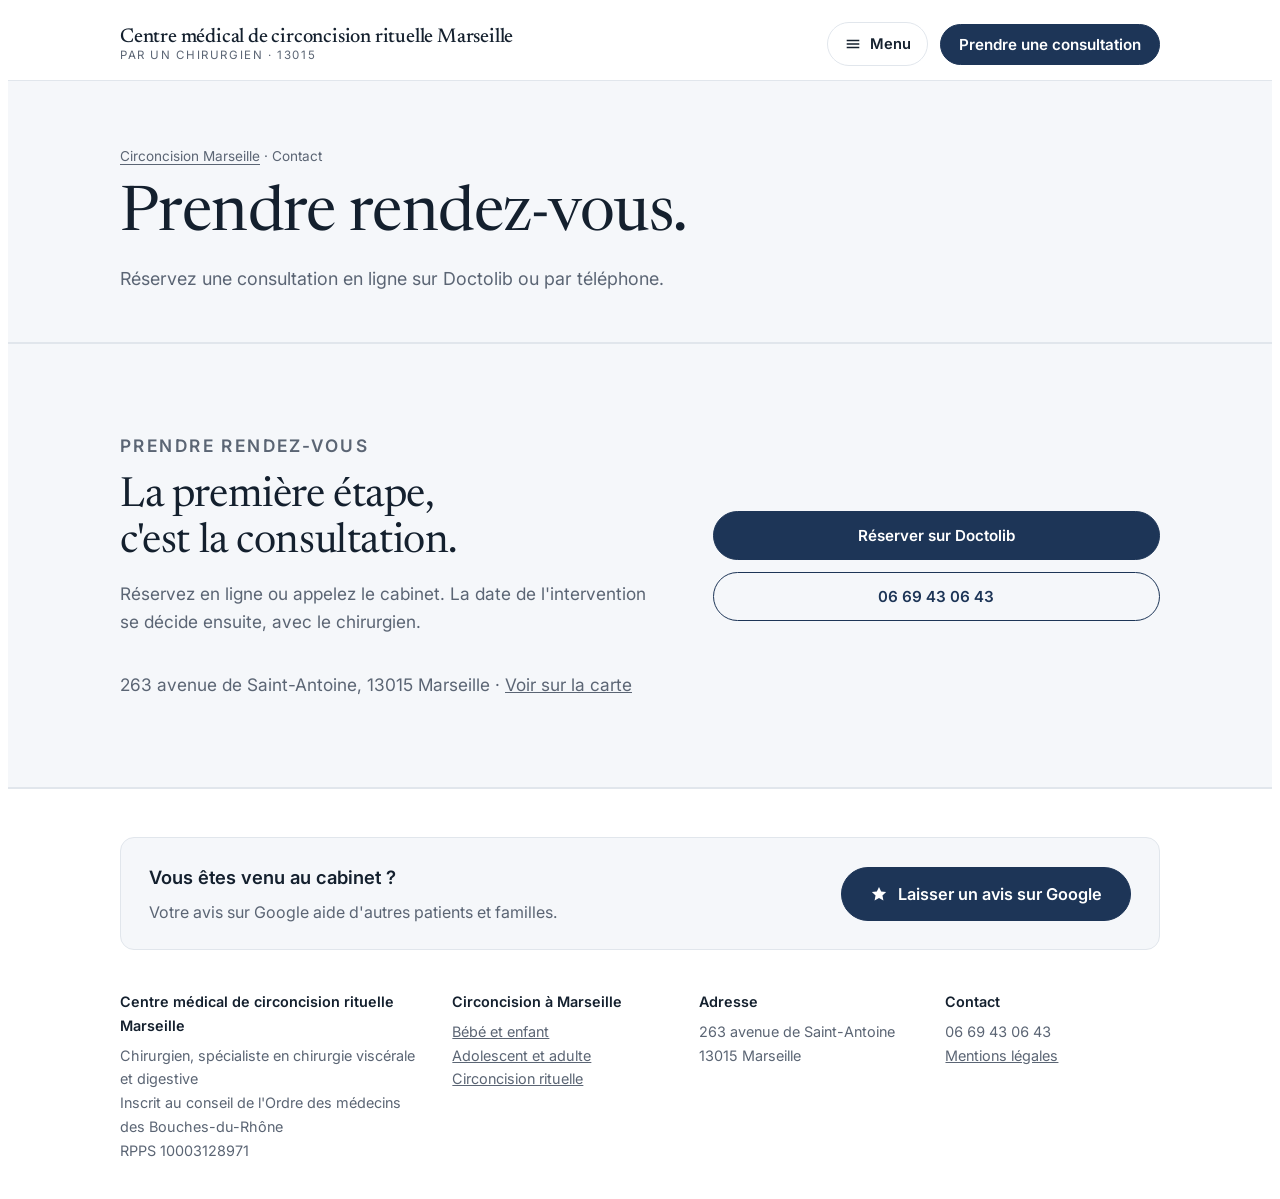
<file: contact.html>
<!doctype html>
<html lang="fr"><head><meta charset="utf-8"><meta name="viewport" content="width=device-width,initial-scale=1,viewport-fit=cover">
<title>Rendez-vous circoncision Marseille · 263 av. de Saint-Antoine 13015</title>
<meta name="description" content="Prendre rendez-vous pour une circoncision à Marseille : 263 avenue de Saint-Antoine, 13015 Marseille, 06 69 43 06 43, ou sur Doctolib.">
<link rel="preconnect" href="https://fonts.googleapis.com">
<link rel="stylesheet" href="https://fonts.googleapis.com/css2?family=Newsreader:opsz,wght@6..72,400;6..72,500&family=Inter:wght@400;500;600&display=swap">
<link rel="stylesheet" href="styles.css?v=3">
<link rel="canonical" href="https://circoncision-chirurgicale-marseille.com/contact.html">
</head><body>
<header class="top"><div class="wrap">
  <a class="brand" href="index.html"><b>Centre médical de circoncision rituelle Marseille</b><span>Par un chirurgien · 13015</span></a>
  <nav aria-label="Navigation principale"><a href="la-circoncision.html">La circoncision</a><a href="deroulement.html">Déroulement</a><a href="questions.html">Questions</a><a href="contact.html" aria-current="page">Contact</a></nav>
  <div class="right"><details class="menu"><summary><svg viewBox="0 0 20 20" fill="none" stroke="currentColor" stroke-width="1.7" aria-hidden="true"><path d="M3 6h14M3 10h14M3 14h14"/></svg>Menu</summary>
    <div class="menu-panel"><a href="index.html">Accueil</a><a href="la-circoncision.html">La circoncision</a><a href="deroulement.html">Déroulement</a><a href="questions.html">Questions</a><a href="contact.html" aria-current="page">Contact</a><hr><a class="btn" href="https://www.doctolib.fr/chirurgien-visceral-et-digestif/marseille/stephane-cherki" target="_blank" rel="noopener">Prendre une consultation</a><span class="num menu-tel">06 69 43 06 43</span></div></details>
  <a class="btn cta-top" href="https://www.doctolib.fr/chirurgien-visceral-et-digestif/marseille/stephane-cherki" target="_blank" rel="noopener">Prendre une consultation</a></div>
</div></header>
<section class="pagehead"><div class="wrap"><p class="crumb"><a href="index.html">Circoncision Marseille</a> · Contact</p><h1>Prendre rendez-vous.</h1><p class="intro">Réservez une consultation en ligne sur Doctolib ou par téléphone.</p></div></section>
<section class="sec tint" id="contact"><div class="wrap contact">
  <div class="head" style="margin-bottom:0">
    <p class="label">Prendre rendez-vous</p>
    <h2>La première étape, c'est la consultation.</h2>
    <p>Réservez en ligne ou appelez le cabinet. La date de l'intervention se décide ensuite, avec le chirurgien.</p>
    <p class="where">263 avenue de Saint-Antoine, 13015 Marseille · <a href="https://www.google.com/maps/search/?api=1&query=263+avenue+de+Saint-Antoine+13015+Marseille" target="_blank" rel="noopener">Voir sur la carte</a></p>
  </div>
  <div class="actions">
    <a class="btn" href="https://www.doctolib.fr/chirurgien-visceral-et-digestif/marseille/stephane-cherki" target="_blank" rel="noopener">Réserver sur Doctolib</a>
    <span class="btn line num">06 69 43 06 43</span>
  </div>
</div></section><footer><div class="wrap">
  <div class="avis"><p><b>Vous êtes venu au cabinet ?</b>Votre avis sur Google aide d'autres patients et familles.</p><a class="btn" href="https://search.google.com/local/writereview?placeid=ChIJVTwFk2jryRIR-bHoEnYeXoQ" target="_blank" rel="noopener"><svg viewBox="0 0 24 24" aria-hidden="true"><path fill="currentColor" d="M12 2.5l2.9 6.1 6.6.8-4.9 4.6 1.3 6.6L12 17.3l-5.9 3.3 1.3-6.6-4.9-4.6 6.6-.8z"/></svg>Laisser un avis sur Google</a></div>
  <div class="grid">
    <div><b>Centre médical de circoncision rituelle Marseille</b>Chirurgien, spécialiste en chirurgie viscérale et digestive<br>Inscrit au conseil de l'Ordre des médecins des Bouches-du-Rhône<br>RPPS 10003128971</div>
    <div><b>Circoncision à Marseille</b><a href="circoncision-bebe-marseille.html">Bébé et enfant</a><br><a href="circoncision-adulte-marseille.html">Adolescent et adulte</a><br><a href="circoncision-rituelle-marseille.html">Circoncision rituelle</a></div>
    <div><b>Adresse</b>263 avenue de Saint-Antoine<br>13015 Marseille</div>
    <div><b>Contact</b><span class="num">06 69 43 06 43</span><br><a href="mentions-legales.html">Mentions légales</a></div>
  </div>
  </div>
</div></footer>
<div class="mbar" aria-label="Actions rapides">
  <a class="btn line" href="tel:+33669430643">Appeler</a>
  <a class="btn" href="https://www.doctolib.fr/chirurgien-visceral-et-digestif/marseille/stephane-cherki" target="_blank" rel="noopener">Doctolib</a>
</div>

</body></html>
</file>
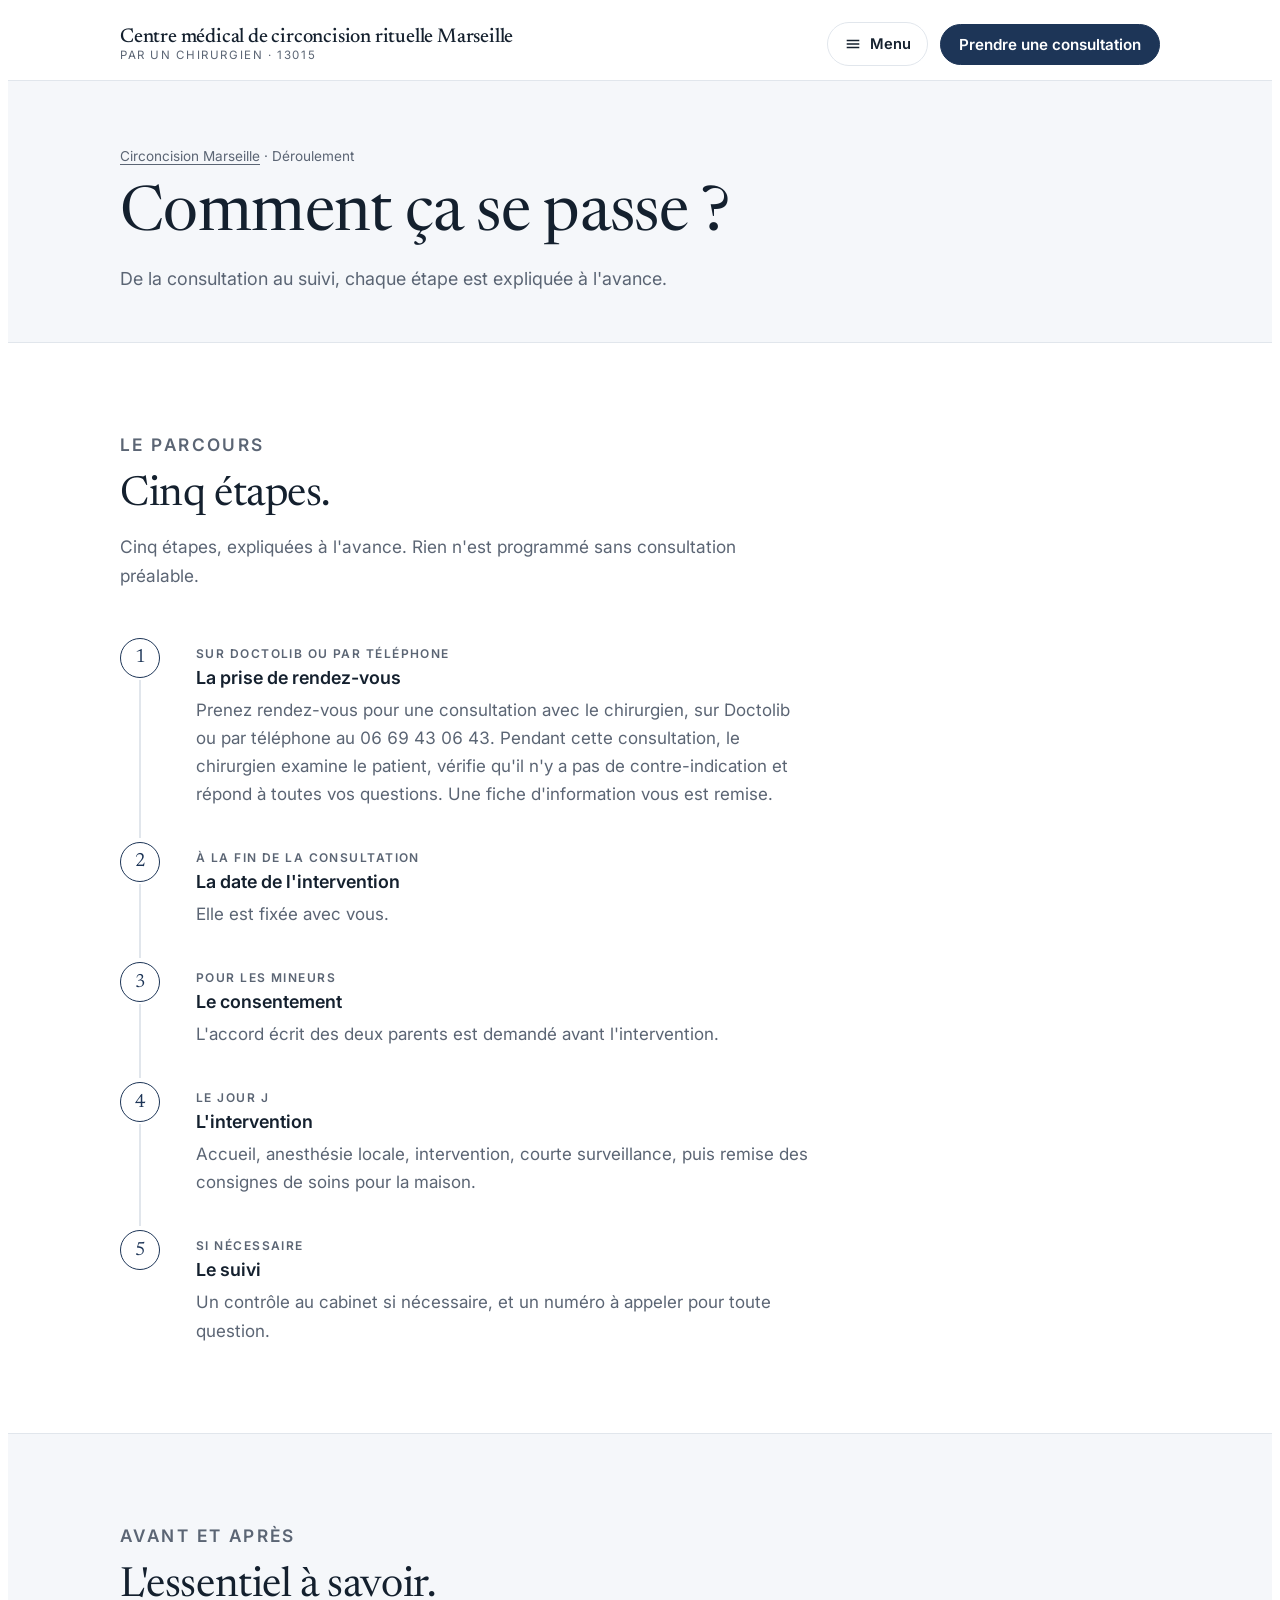
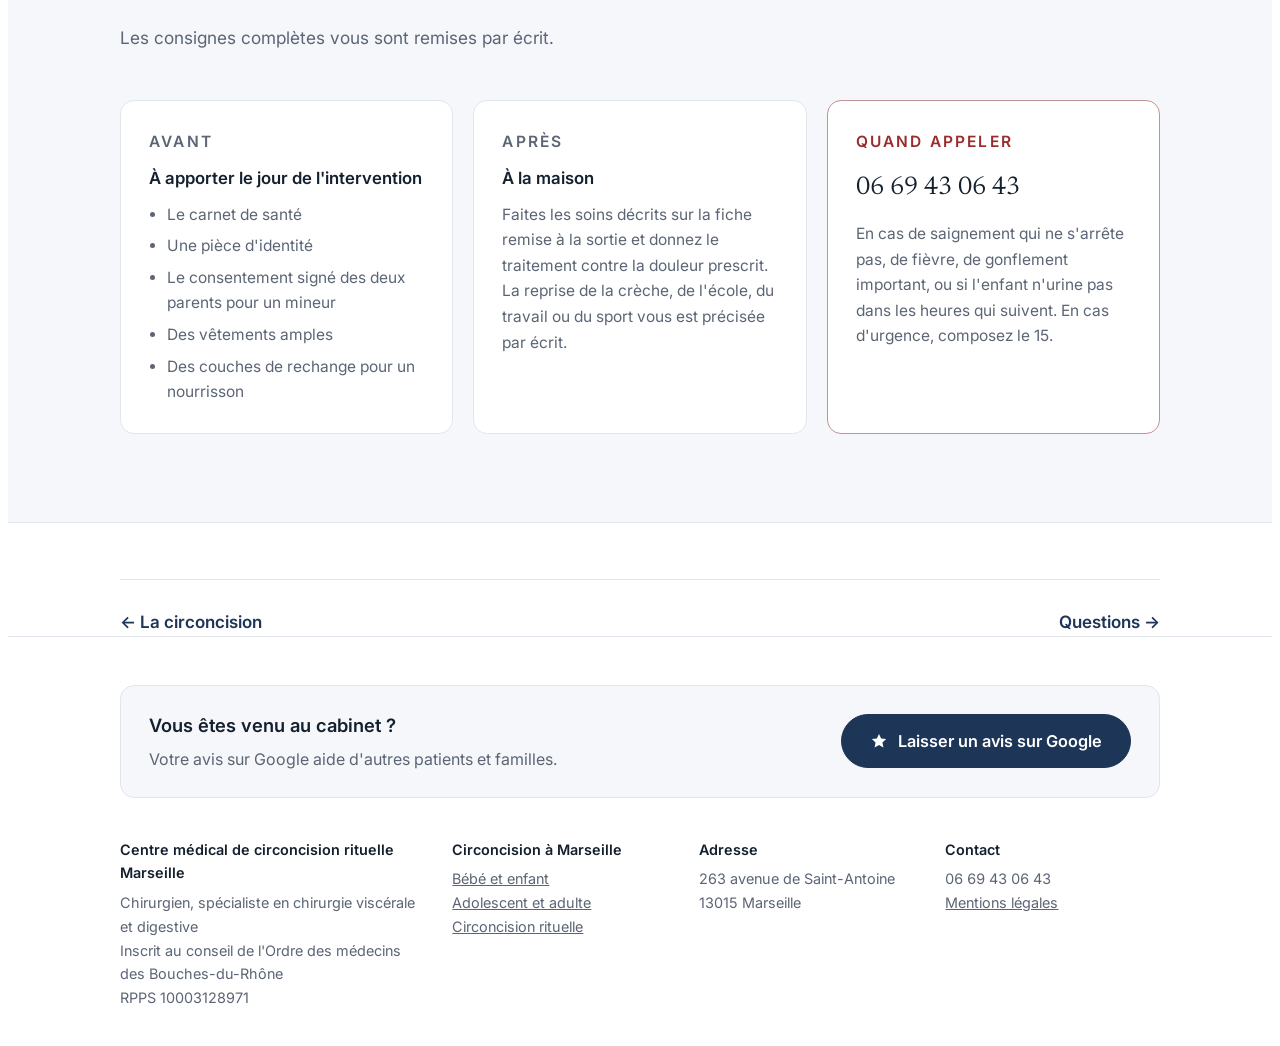
<file: deroulement.html>
<!doctype html>
<html lang="fr"><head><meta charset="utf-8"><meta name="viewport" content="width=device-width,initial-scale=1,viewport-fit=cover">
<title>Déroulement de la circoncision · Circoncision Marseille</title>
<meta name="description" content="Comment se passe une circoncision au cabinet à Marseille : consultation, date, consentement, intervention sous anesthésie locale, suivi.">
<link rel="preconnect" href="https://fonts.googleapis.com">
<link rel="stylesheet" href="https://fonts.googleapis.com/css2?family=Newsreader:opsz,wght@6..72,400;6..72,500&family=Inter:wght@400;500;600&display=swap">
<link rel="stylesheet" href="styles.css?v=3">
<link rel="canonical" href="https://circoncision-chirurgicale-marseille.com/deroulement.html">
</head><body>
<header class="top"><div class="wrap">
  <a class="brand" href="index.html"><b>Centre médical de circoncision rituelle Marseille</b><span>Par un chirurgien · 13015</span></a>
  <nav aria-label="Navigation principale"><a href="la-circoncision.html">La circoncision</a><a href="deroulement.html" aria-current="page">Déroulement</a><a href="questions.html">Questions</a><a href="contact.html">Contact</a></nav>
  <div class="right"><details class="menu"><summary><svg viewBox="0 0 20 20" fill="none" stroke="currentColor" stroke-width="1.7" aria-hidden="true"><path d="M3 6h14M3 10h14M3 14h14"/></svg>Menu</summary>
    <div class="menu-panel"><a href="index.html">Accueil</a><a href="la-circoncision.html">La circoncision</a><a href="deroulement.html" aria-current="page">Déroulement</a><a href="questions.html">Questions</a><a href="contact.html">Contact</a><hr><a class="btn" href="https://www.doctolib.fr/chirurgien-visceral-et-digestif/marseille/stephane-cherki" target="_blank" rel="noopener">Prendre une consultation</a><span class="num menu-tel">06 69 43 06 43</span></div></details>
  <a class="btn cta-top" href="https://www.doctolib.fr/chirurgien-visceral-et-digestif/marseille/stephane-cherki" target="_blank" rel="noopener">Prendre une consultation</a></div>
</div></header>
<section class="pagehead"><div class="wrap"><p class="crumb"><a href="index.html">Circoncision Marseille</a> · Déroulement</p><h1>Comment ça se passe ?</h1><p class="intro">De la consultation au suivi, chaque étape est expliquée à l'avance.</p></div></section>
<section class="sec" id="parcours"><div class="wrap">
  <div class="head">
    <p class="label">Le parcours</p>
    <h2>Cinq étapes.</h2>
    <p>Cinq étapes, expliquées à l'avance. Rien n'est programmé sans consultation préalable.</p>
  </div>
  <ol class="timeline">
    <li><span class="dot">1</span><div><p class="when">Sur Doctolib ou par téléphone</p><h3>La prise de rendez-vous</h3><p>Prenez rendez-vous pour une consultation avec le chirurgien, sur Doctolib ou par téléphone au <span class="num">06 69 43 06 43</span>. Pendant cette consultation, le chirurgien examine le patient, vérifie qu'il n'y a pas de contre-indication et répond à toutes vos questions. Une fiche d'information vous est remise.</p></div></li>
    <li><span class="dot">2</span><div><p class="when">À la fin de la consultation</p><h3>La date de l'intervention</h3><p>Elle est fixée avec vous.</p></div></li>
    <li><span class="dot">3</span><div><p class="when">Pour les mineurs</p><h3>Le consentement</h3><p>L'accord écrit des deux parents est demandé avant l'intervention.</p></div></li>
    <li><span class="dot">4</span><div><p class="when">Le jour J</p><h3>L'intervention</h3><p>Accueil, anesthésie locale, intervention, courte surveillance, puis remise des consignes de soins pour la maison.</p></div></li>
    <li><span class="dot">5</span><div><p class="when">Si nécessaire</p><h3>Le suivi</h3><p>Un contrôle au cabinet si nécessaire, et un numéro à appeler pour toute question.</p></div></li>
  </ol>
</div></section><section class="sec tint" id="avant-apres"><div class="wrap">
  <div class="head">
    <p class="label">Avant et après</p>
    <h2>L'essentiel à savoir.</h2>
    <p>Les consignes complètes vous sont remises par écrit.</p>
  </div>
  <div class="cards">
    <div class="card">
      <p class="label">Avant</p>
      <h3>À apporter le jour de l'intervention</h3>
      <ul><li>Le carnet de santé</li><li>Une pièce d'identité</li><li>Le consentement signé des deux parents pour un mineur</li><li>Des vêtements amples</li><li>Des couches de rechange pour un nourrisson</li></ul>
    </div>
    <div class="card">
      <p class="label">Après</p>
      <h3>À la maison</h3>
      <p>Faites les soins décrits sur la fiche remise à la sortie et donnez le traitement contre la douleur prescrit. La reprise de la crèche, de l'école, du travail ou du sport vous est précisée par écrit.</p>
    </div>
    <div class="card alert">
      <p class="label">Quand appeler</p>
      <p class="phone num">06 69 43 06 43</p>
      <p>En cas de saignement qui ne s'arrête pas, de fièvre, de gonflement important, ou si l'enfant n'urine pas dans les heures qui suivent. En cas d'urgence, composez le 15.</p>
    </div>
  </div>
</div></section><div class="wrap"><div class="next"><a href="la-circoncision.html">← La circoncision</a><a href="questions.html">Questions →</a></div></div><footer><div class="wrap">
  <div class="avis"><p><b>Vous êtes venu au cabinet ?</b>Votre avis sur Google aide d'autres patients et familles.</p><a class="btn" href="https://search.google.com/local/writereview?placeid=ChIJVTwFk2jryRIR-bHoEnYeXoQ" target="_blank" rel="noopener"><svg viewBox="0 0 24 24" aria-hidden="true"><path fill="currentColor" d="M12 2.5l2.9 6.1 6.6.8-4.9 4.6 1.3 6.6L12 17.3l-5.9 3.3 1.3-6.6-4.9-4.6 6.6-.8z"/></svg>Laisser un avis sur Google</a></div>
  <div class="grid">
    <div><b>Centre médical de circoncision rituelle Marseille</b>Chirurgien, spécialiste en chirurgie viscérale et digestive<br>Inscrit au conseil de l'Ordre des médecins des Bouches-du-Rhône<br>RPPS 10003128971</div>
    <div><b>Circoncision à Marseille</b><a href="circoncision-bebe-marseille.html">Bébé et enfant</a><br><a href="circoncision-adulte-marseille.html">Adolescent et adulte</a><br><a href="circoncision-rituelle-marseille.html">Circoncision rituelle</a></div>
    <div><b>Adresse</b>263 avenue de Saint-Antoine<br>13015 Marseille</div>
    <div><b>Contact</b><span class="num">06 69 43 06 43</span><br><a href="mentions-legales.html">Mentions légales</a></div>
  </div>
  </div>
</div></footer>
<div class="mbar" aria-label="Actions rapides">
  <a class="btn line" href="tel:+33669430643">Appeler</a>
  <a class="btn" href="https://www.doctolib.fr/chirurgien-visceral-et-digestif/marseille/stephane-cherki" target="_blank" rel="noopener">Doctolib</a>
</div>

</body></html>
</file>
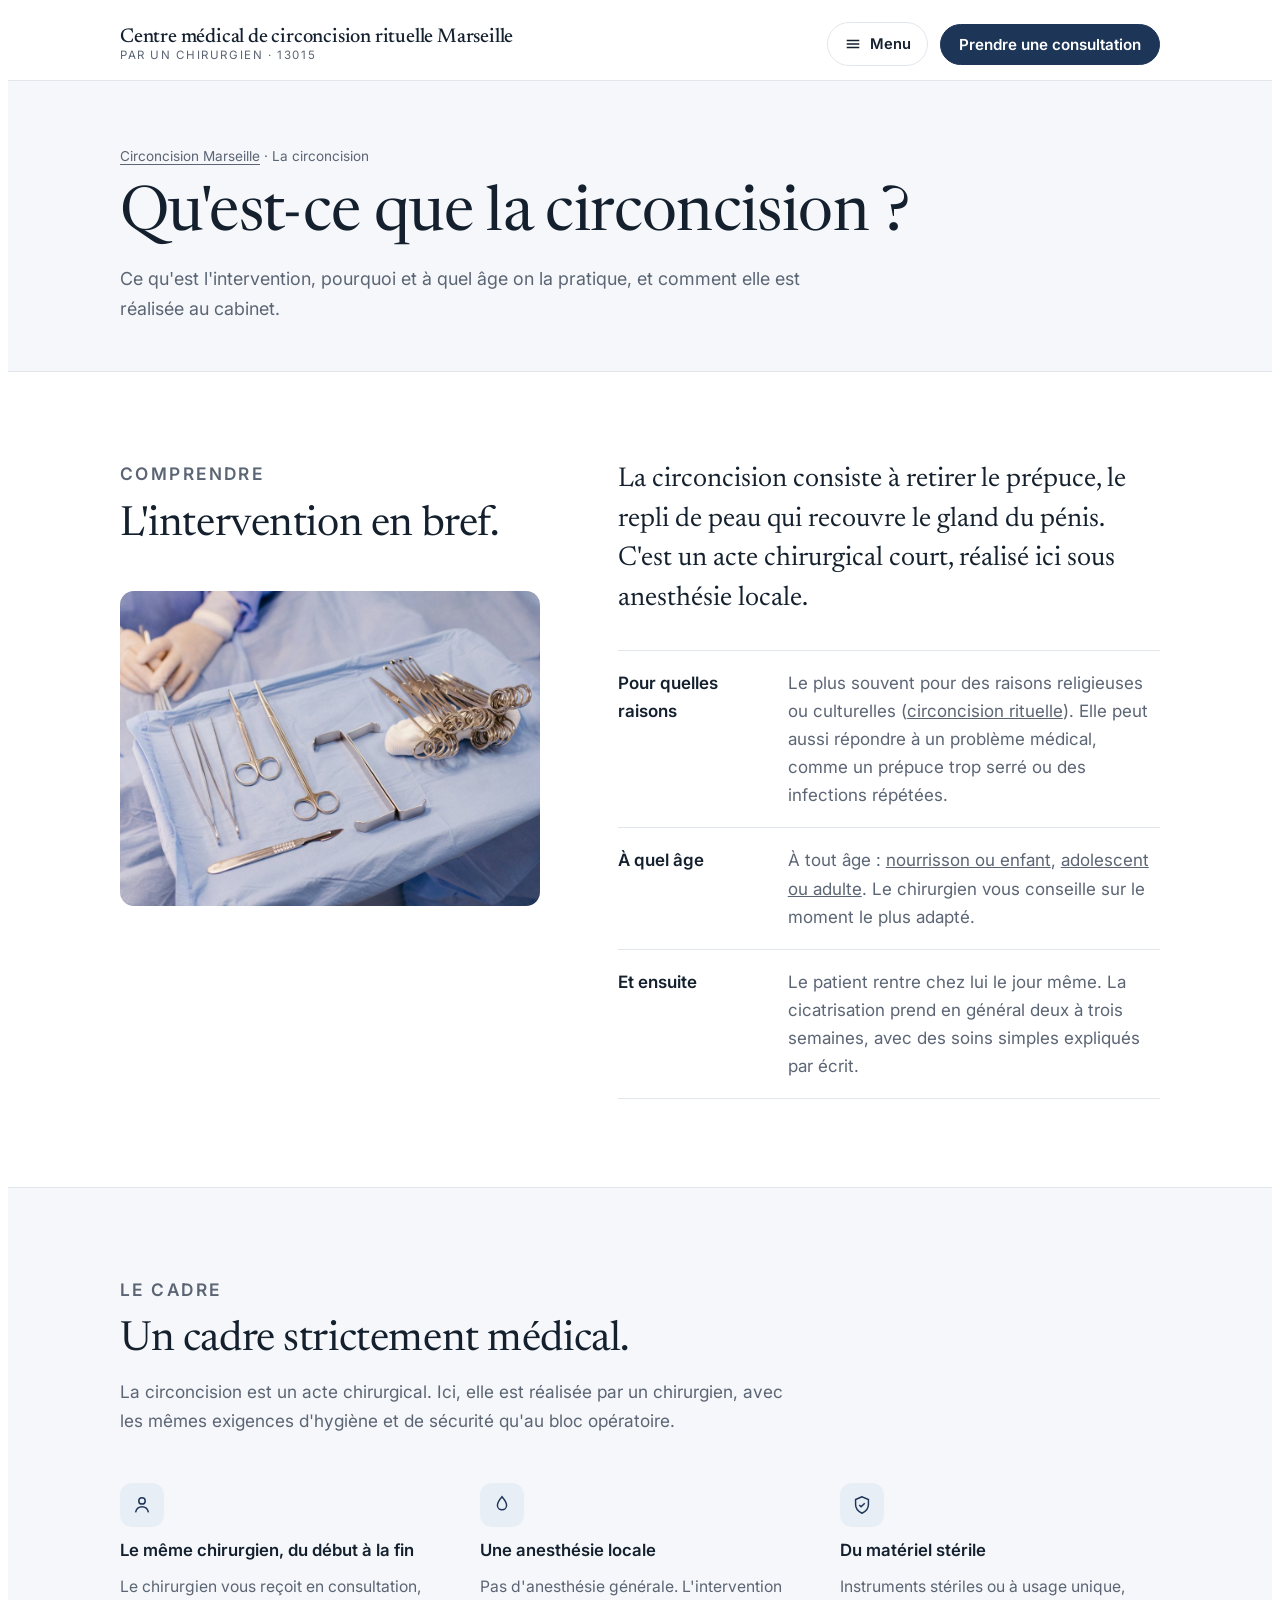
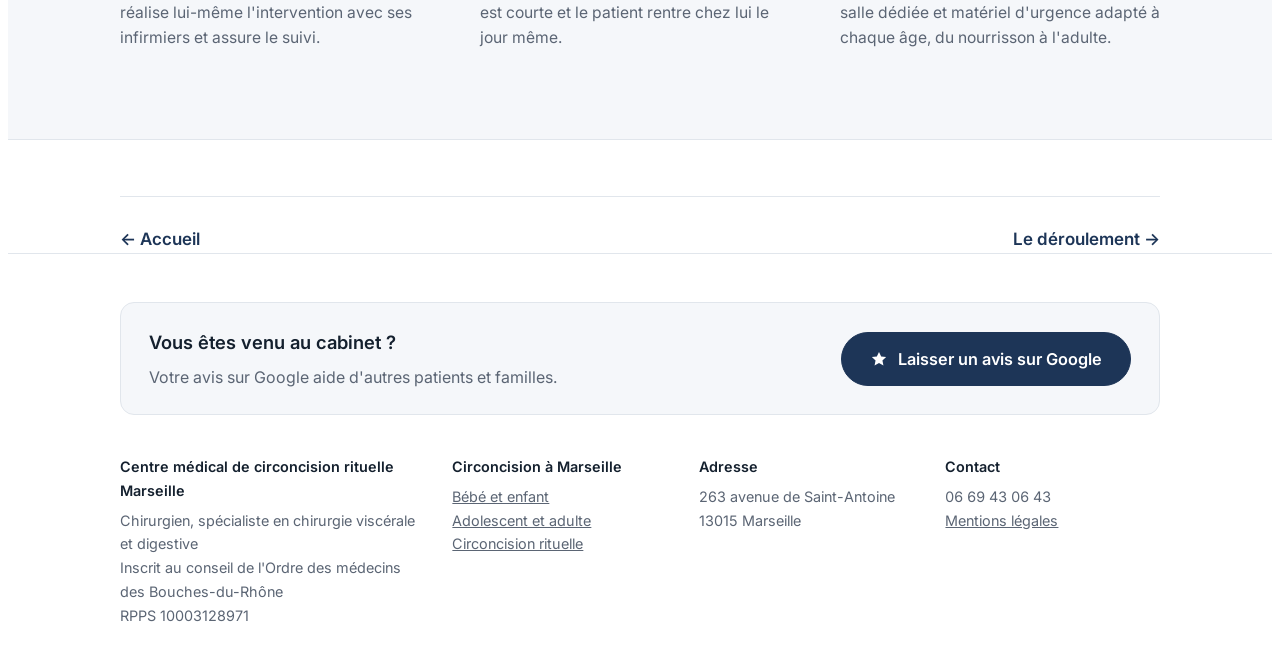
<file: la-circoncision.html>
<!doctype html>
<html lang="fr"><head><meta charset="utf-8"><meta name="viewport" content="width=device-width,initial-scale=1,viewport-fit=cover">
<title>Qu'est-ce que la circoncision ? · Circoncision Marseille</title>
<meta name="description" content="La circoncision expliquée : définition, raisons religieuses ou médicales, âge. Circoncision chirurgicale et rituelle à Marseille par un chirurgien.">
<link rel="preconnect" href="https://fonts.googleapis.com">
<link rel="stylesheet" href="https://fonts.googleapis.com/css2?family=Newsreader:opsz,wght@6..72,400;6..72,500&family=Inter:wght@400;500;600&display=swap">
<link rel="stylesheet" href="styles.css?v=3">
<link rel="canonical" href="https://circoncision-chirurgicale-marseille.com/la-circoncision.html">
</head><body>
<header class="top"><div class="wrap">
  <a class="brand" href="index.html"><b>Centre médical de circoncision rituelle Marseille</b><span>Par un chirurgien · 13015</span></a>
  <nav aria-label="Navigation principale"><a href="la-circoncision.html" aria-current="page">La circoncision</a><a href="deroulement.html">Déroulement</a><a href="questions.html">Questions</a><a href="contact.html">Contact</a></nav>
  <div class="right"><details class="menu"><summary><svg viewBox="0 0 20 20" fill="none" stroke="currentColor" stroke-width="1.7" aria-hidden="true"><path d="M3 6h14M3 10h14M3 14h14"/></svg>Menu</summary>
    <div class="menu-panel"><a href="index.html">Accueil</a><a href="la-circoncision.html" aria-current="page">La circoncision</a><a href="deroulement.html">Déroulement</a><a href="questions.html">Questions</a><a href="contact.html">Contact</a><hr><a class="btn" href="https://www.doctolib.fr/chirurgien-visceral-et-digestif/marseille/stephane-cherki" target="_blank" rel="noopener">Prendre une consultation</a><span class="num menu-tel">06 69 43 06 43</span></div></details>
  <a class="btn cta-top" href="https://www.doctolib.fr/chirurgien-visceral-et-digestif/marseille/stephane-cherki" target="_blank" rel="noopener">Prendre une consultation</a></div>
</div></header>
<section class="pagehead"><div class="wrap"><p class="crumb"><a href="index.html">Circoncision Marseille</a> · La circoncision</p><h1>Qu'est-ce que la circoncision ?</h1><p class="intro">Ce qu'est l'intervention, pourquoi et à quel âge on la pratique, et comment elle est réalisée au cabinet.</p></div></section>
<section class="sec" id="circoncision"><div class="wrap define">
  <div class="head" style="margin-bottom:0">
    <p class="label">Comprendre</p>
    <h2>L'intervention en bref.</h2>
    <figure class="side-photo"><img src="photos/instruments.jpg" alt="Instruments chirurgicaux stériles posés sur un champ opératoire" loading="lazy"></figure>
  </div>
  <div style="display:grid;gap:32px">
    <p class="big">La circoncision consiste à retirer le prépuce, le repli de peau qui recouvre le gland du pénis. C'est un acte chirurgical court, réalisé ici sous anesthésie locale.</p>
    <dl class="facts">
      <div><dt>Pour quelles raisons</dt><dd>Le plus souvent pour des raisons religieuses ou culturelles (<a href="circoncision-rituelle-marseille.html">circoncision rituelle</a>). Elle peut aussi répondre à un problème médical, comme un prépuce trop serré ou des infections répétées.</dd></div>
      <div><dt>À quel âge</dt><dd>À tout âge : <a href="circoncision-bebe-marseille.html">nourrisson ou enfant</a>, <a href="circoncision-adulte-marseille.html">adolescent ou adulte</a>. Le chirurgien vous conseille sur le moment le plus adapté.</dd></div>
      <div><dt>Et ensuite</dt><dd>Le patient rentre chez lui le jour même. La cicatrisation prend en général deux à trois semaines, avec des soins simples expliqués par écrit.</dd></div>
    </dl>
  </div>
</div></section><section class="sec tint" id="cadre"><div class="wrap">
  <div class="head">
    <p class="label">Le cadre</p>
    <h2>Un cadre strictement médical.</h2>
    <p>La circoncision est un acte chirurgical. Ici, elle est réalisée par un chirurgien, avec les mêmes exigences d'hygiène et de sécurité qu'au bloc opératoire.</p>
  </div>
  <div class="cols">
    <div class="col">
      <span class="ico"><svg viewBox="0 0 24 24" fill="none" stroke="currentColor" stroke-width="1.6" aria-hidden="true"><circle cx="12" cy="7.5" r="3.5"/><path d="M5 20c.8-3.8 3.6-6 7-6s6.2 2.2 7 6"/></svg></span>
      <h3>Le même chirurgien, du début à la fin</h3>
      <p>Le chirurgien vous reçoit en consultation, réalise lui-même l'intervention avec ses infirmiers et assure le suivi.</p>
    </div>
    <div class="col">
      <span class="ico"><svg viewBox="0 0 24 24" fill="none" stroke="currentColor" stroke-width="1.6" aria-hidden="true"><path d="M12 3c3 3.5 5 6.4 5 9.2A5 5 0 0 1 7 12.2C7 9.4 9 6.5 12 3Z"/></svg></span>
      <h3>Une anesthésie locale</h3>
      <p>Pas d'anesthésie générale. L'intervention est courte et le patient rentre chez lui le jour même.</p>
    </div>
    <div class="col">
      <span class="ico"><svg viewBox="0 0 24 24" fill="none" stroke="currentColor" stroke-width="1.6" aria-hidden="true"><path d="M12 3 5 6v5.5c0 4.3 3 7.7 7 9.5 4-1.8 7-5.2 7-9.5V6l-7-3Z"/><path d="m9 12 2 2 4-4"/></svg></span>
      <h3>Du matériel stérile</h3>
      <p>Instruments stériles ou à usage unique, salle dédiée et matériel d'urgence adapté à chaque âge, du nourrisson à l'adulte.</p>
    </div>
  </div>
</div></section><div class="wrap"><div class="next"><a href="index.html">← Accueil</a><a href="deroulement.html">Le déroulement →</a></div></div><footer><div class="wrap">
  <div class="avis"><p><b>Vous êtes venu au cabinet ?</b>Votre avis sur Google aide d'autres patients et familles.</p><a class="btn" href="https://search.google.com/local/writereview?placeid=ChIJVTwFk2jryRIR-bHoEnYeXoQ" target="_blank" rel="noopener"><svg viewBox="0 0 24 24" aria-hidden="true"><path fill="currentColor" d="M12 2.5l2.9 6.1 6.6.8-4.9 4.6 1.3 6.6L12 17.3l-5.9 3.3 1.3-6.6-4.9-4.6 6.6-.8z"/></svg>Laisser un avis sur Google</a></div>
  <div class="grid">
    <div><b>Centre médical de circoncision rituelle Marseille</b>Chirurgien, spécialiste en chirurgie viscérale et digestive<br>Inscrit au conseil de l'Ordre des médecins des Bouches-du-Rhône<br>RPPS 10003128971</div>
    <div><b>Circoncision à Marseille</b><a href="circoncision-bebe-marseille.html">Bébé et enfant</a><br><a href="circoncision-adulte-marseille.html">Adolescent et adulte</a><br><a href="circoncision-rituelle-marseille.html">Circoncision rituelle</a></div>
    <div><b>Adresse</b>263 avenue de Saint-Antoine<br>13015 Marseille</div>
    <div><b>Contact</b><span class="num">06 69 43 06 43</span><br><a href="mentions-legales.html">Mentions légales</a></div>
  </div>
  </div>
</div></footer>
<div class="mbar" aria-label="Actions rapides">
  <a class="btn line" href="tel:+33669430643">Appeler</a>
  <a class="btn" href="https://www.doctolib.fr/chirurgien-visceral-et-digestif/marseille/stephane-cherki" target="_blank" rel="noopener">Doctolib</a>
</div>

</body></html>
</file>
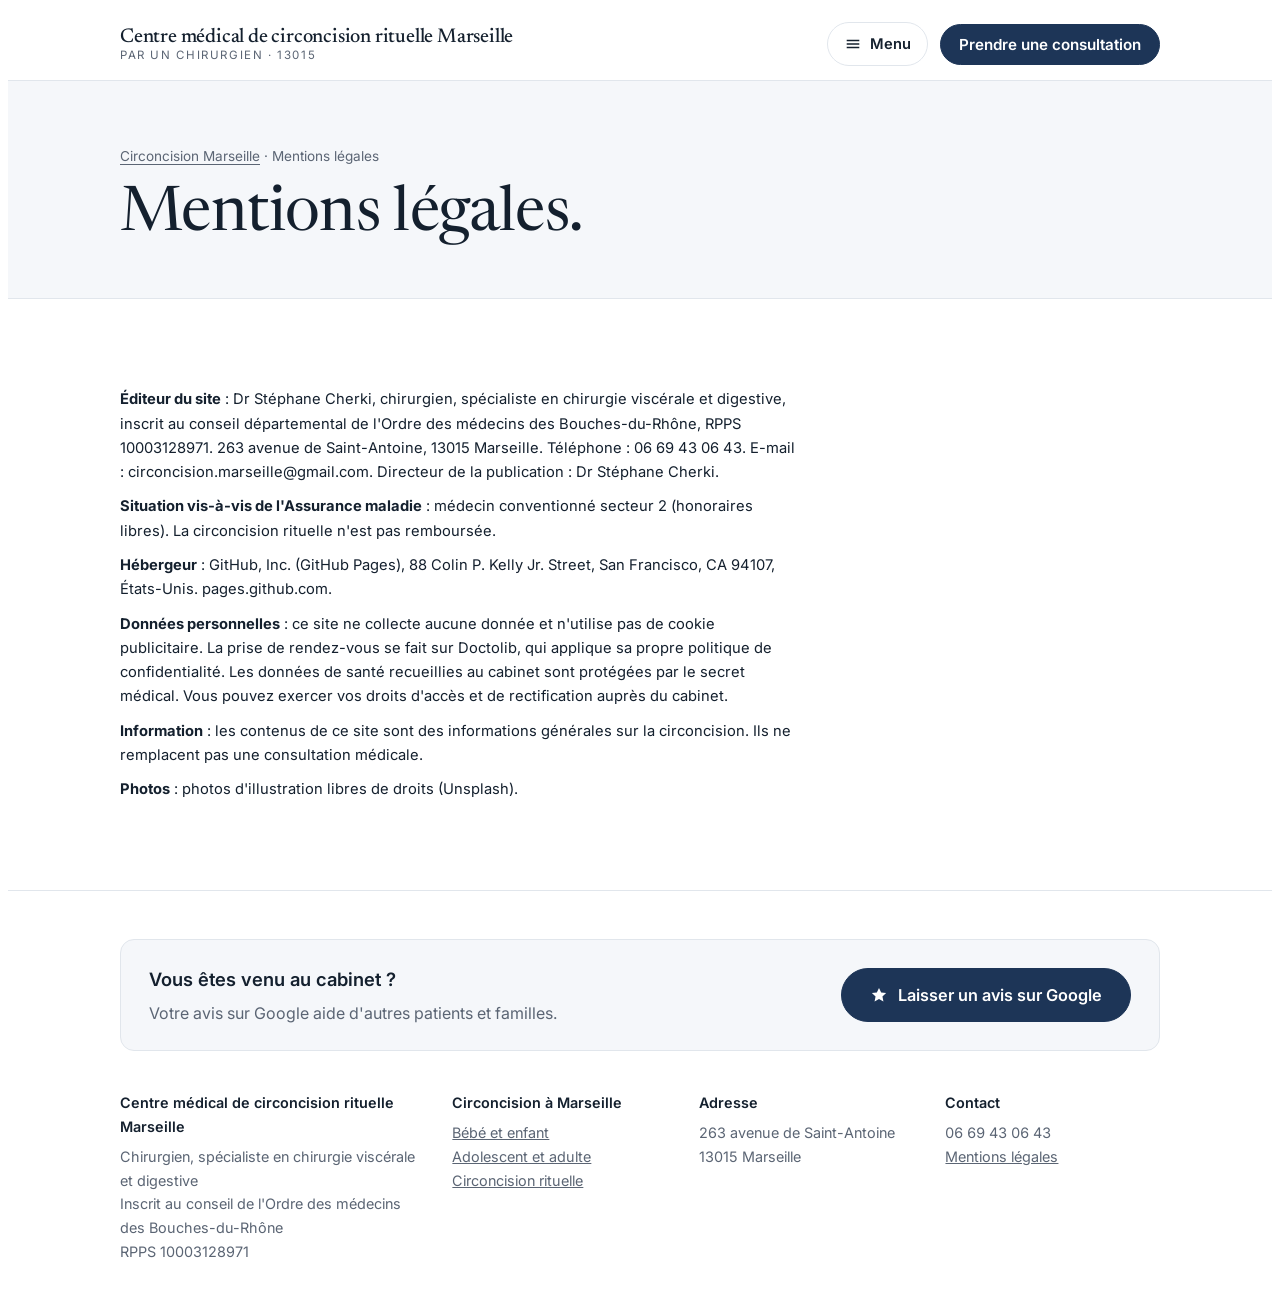
<file: mentions-legales.html>
<!doctype html>
<html lang="fr"><head><meta charset="utf-8"><meta name="viewport" content="width=device-width,initial-scale=1,viewport-fit=cover">
<title>Mentions légales · Circoncision Marseille</title>
<meta name="description" content="Mentions légales du site Centre médical de circoncision rituelle Marseille."><meta name="robots" content="noindex">
<link rel="preconnect" href="https://fonts.googleapis.com">
<link rel="stylesheet" href="https://fonts.googleapis.com/css2?family=Newsreader:opsz,wght@6..72,400;6..72,500&family=Inter:wght@400;500;600&display=swap">
<link rel="stylesheet" href="styles.css?v=3">
<link rel="canonical" href="https://circoncision-chirurgicale-marseille.com/mentions-legales.html">
</head><body>
<header class="top"><div class="wrap">
  <a class="brand" href="index.html"><b>Centre médical de circoncision rituelle Marseille</b><span>Par un chirurgien · 13015</span></a>
  <nav aria-label="Navigation principale"><a href="la-circoncision.html">La circoncision</a><a href="deroulement.html">Déroulement</a><a href="questions.html">Questions</a><a href="contact.html">Contact</a></nav>
  <div class="right"><details class="menu"><summary><svg viewBox="0 0 20 20" fill="none" stroke="currentColor" stroke-width="1.7" aria-hidden="true"><path d="M3 6h14M3 10h14M3 14h14"/></svg>Menu</summary>
    <div class="menu-panel"><a href="index.html">Accueil</a><a href="la-circoncision.html">La circoncision</a><a href="deroulement.html">Déroulement</a><a href="questions.html">Questions</a><a href="contact.html">Contact</a><hr><a class="btn" href="https://www.doctolib.fr/chirurgien-visceral-et-digestif/marseille/stephane-cherki" target="_blank" rel="noopener">Prendre une consultation</a><span class="num menu-tel">06 69 43 06 43</span></div></details>
  <a class="btn cta-top" href="https://www.doctolib.fr/chirurgien-visceral-et-digestif/marseille/stephane-cherki" target="_blank" rel="noopener">Prendre une consultation</a></div>
</div></header>
<section class="pagehead"><div class="wrap"><p class="crumb"><a href="index.html">Circoncision Marseille</a> · Mentions légales</p><h1>Mentions légales.</h1></div></section>
<section class="sec"><div class="wrap"><div class="legal" style="margin-top:0;border-top:0;padding-top:0;max-width:46em;font-size:.92rem">
    <p><b>Éditeur du site</b> : Dr Stéphane Cherki, chirurgien, spécialiste en chirurgie viscérale et digestive, inscrit au conseil départemental de l'Ordre des médecins des Bouches-du-Rhône, RPPS 10003128971. 263 avenue de Saint-Antoine, 13015 Marseille. Téléphone : 06 69 43 06 43. E-mail : circoncision.marseille@gmail.com. Directeur de la publication : Dr Stéphane Cherki.</p>
    <p><b>Situation vis-à-vis de l'Assurance maladie</b> : médecin conventionné secteur 2 (honoraires libres). La circoncision rituelle n'est pas remboursée.</p>
    <p><b>Hébergeur</b> : GitHub, Inc. (GitHub Pages), 88 Colin P. Kelly Jr. Street, San Francisco, CA 94107, États-Unis. pages.github.com.</p>
    <p><b>Données personnelles</b> : ce site ne collecte aucune donnée et n'utilise pas de cookie publicitaire. La prise de rendez-vous se fait sur Doctolib, qui applique sa propre politique de confidentialité. Les données de santé recueillies au cabinet sont protégées par le secret médical. Vous pouvez exercer vos droits d'accès et de rectification auprès du cabinet.</p>
    <p><b>Information</b> : les contenus de ce site sont des informations générales sur la circoncision. Ils ne remplacent pas une consultation médicale.</p>
    <p><b>Photos</b> : photos d'illustration libres de droits (Unsplash).</p>
  </div></div></section>
<footer><div class="wrap">
  <div class="avis"><p><b>Vous êtes venu au cabinet ?</b>Votre avis sur Google aide d'autres patients et familles.</p><a class="btn" href="https://search.google.com/local/writereview?placeid=ChIJVTwFk2jryRIR-bHoEnYeXoQ" target="_blank" rel="noopener"><svg viewBox="0 0 24 24" aria-hidden="true"><path fill="currentColor" d="M12 2.5l2.9 6.1 6.6.8-4.9 4.6 1.3 6.6L12 17.3l-5.9 3.3 1.3-6.6-4.9-4.6 6.6-.8z"/></svg>Laisser un avis sur Google</a></div>
  <div class="grid">
    <div><b>Centre médical de circoncision rituelle Marseille</b>Chirurgien, spécialiste en chirurgie viscérale et digestive<br>Inscrit au conseil de l'Ordre des médecins des Bouches-du-Rhône<br>RPPS 10003128971</div>
    <div><b>Circoncision à Marseille</b><a href="circoncision-bebe-marseille.html">Bébé et enfant</a><br><a href="circoncision-adulte-marseille.html">Adolescent et adulte</a><br><a href="circoncision-rituelle-marseille.html">Circoncision rituelle</a></div>
    <div><b>Adresse</b>263 avenue de Saint-Antoine<br>13015 Marseille</div>
    <div><b>Contact</b><span class="num">06 69 43 06 43</span><br><a href="mentions-legales.html">Mentions légales</a></div>
  </div>
  </div>
</div></footer>
<div class="mbar" aria-label="Actions rapides">
  <a class="btn line" href="tel:+33669430643">Appeler</a>
  <a class="btn" href="https://www.doctolib.fr/chirurgien-visceral-et-digestif/marseille/stephane-cherki" target="_blank" rel="noopener">Doctolib</a>
</div>

</body></html>
</file>
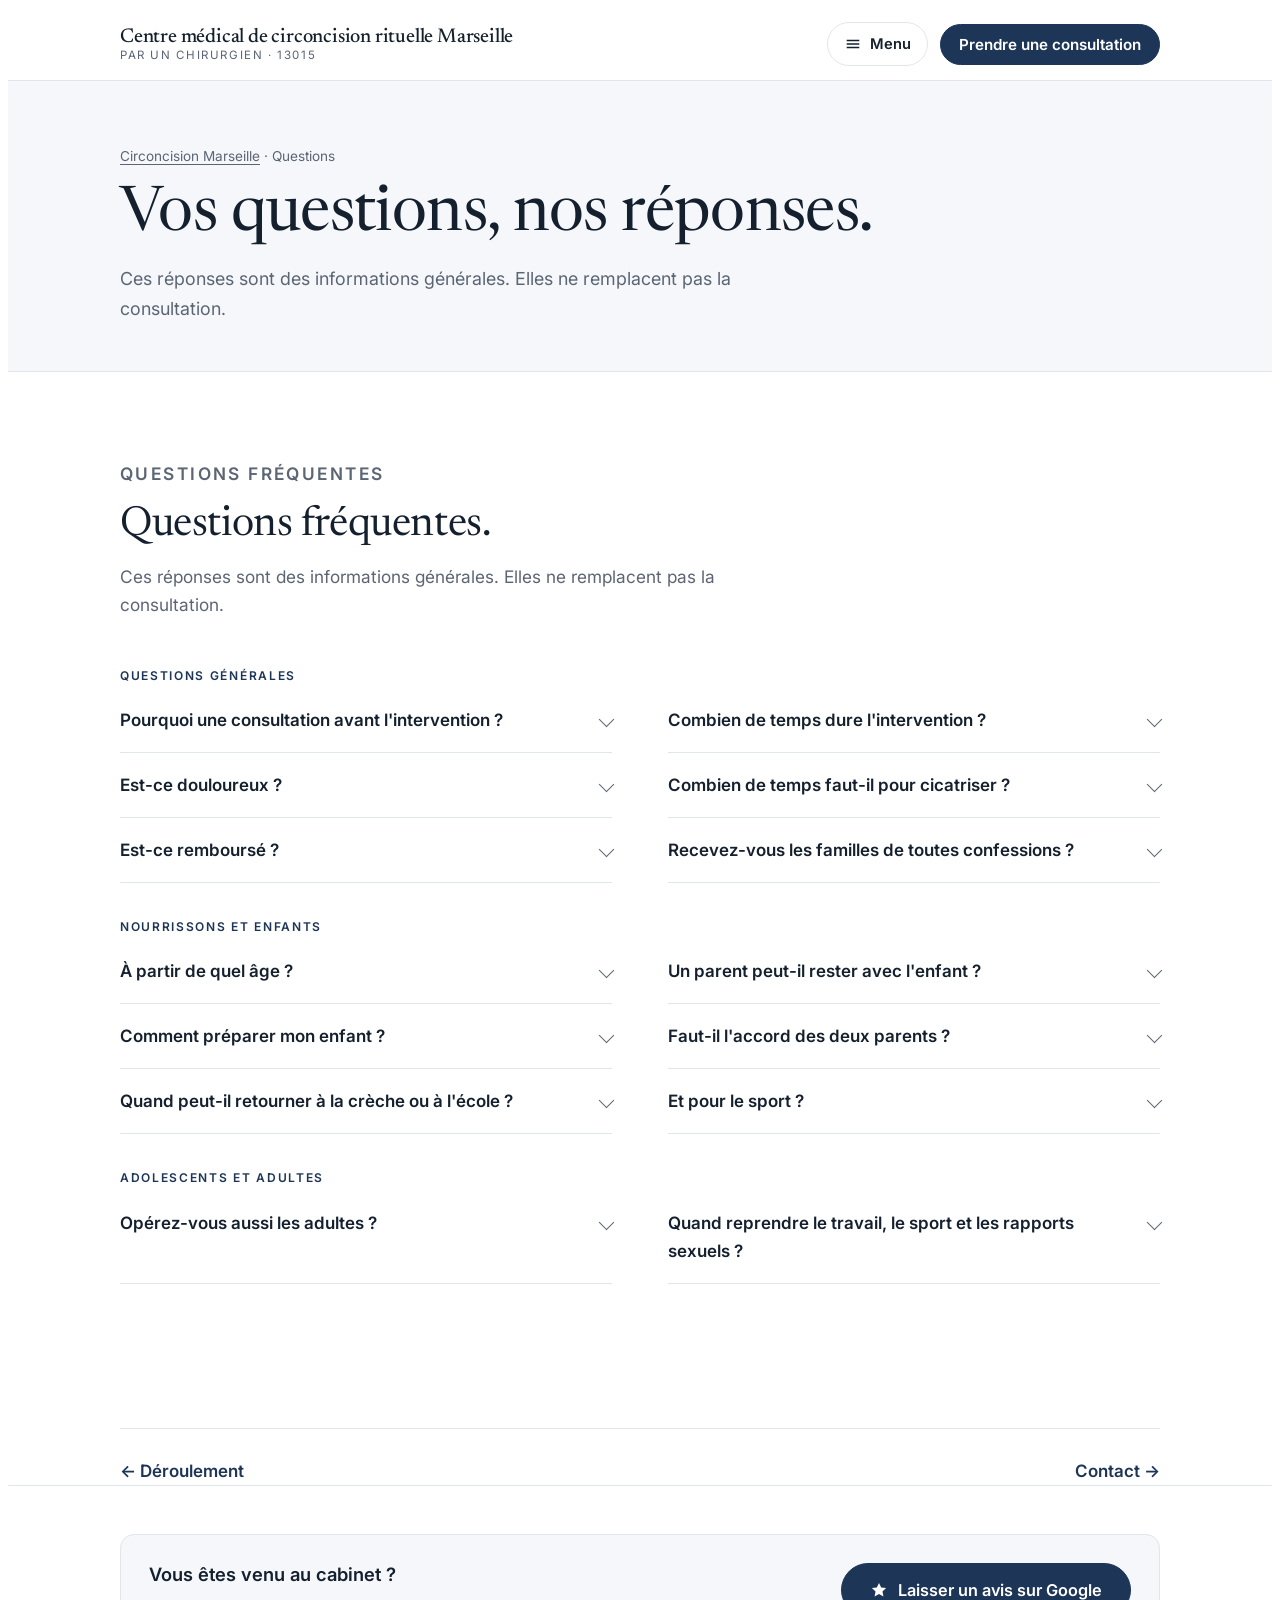
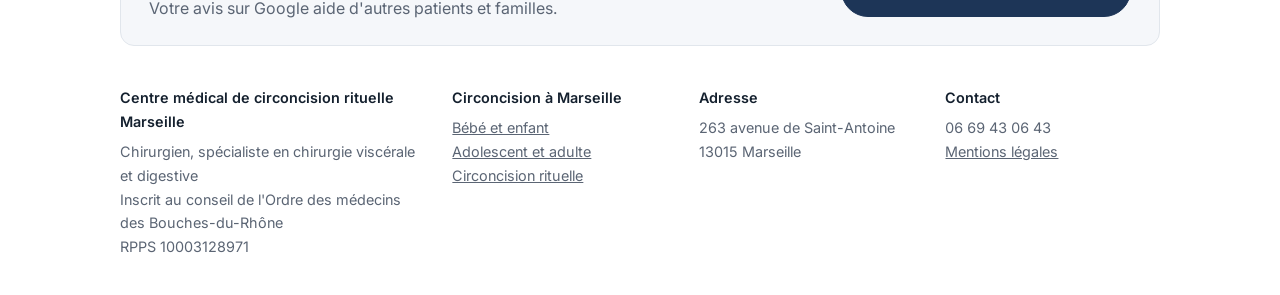
<file: questions.html>
<!doctype html>
<html lang="fr"><head><meta charset="utf-8"><meta name="viewport" content="width=device-width,initial-scale=1,viewport-fit=cover">
<title>Questions sur la circoncision · Circoncision Marseille</title>
<meta name="description" content="Douleur, durée, cicatrisation, remboursement : réponses aux questions fréquentes sur la circoncision à Marseille.">
<link rel="preconnect" href="https://fonts.googleapis.com">
<link rel="stylesheet" href="https://fonts.googleapis.com/css2?family=Newsreader:opsz,wght@6..72,400;6..72,500&family=Inter:wght@400;500;600&display=swap">
<link rel="stylesheet" href="styles.css?v=3">
<link rel="canonical" href="https://circoncision-chirurgicale-marseille.com/questions.html">
<script type="application/ld+json">{"@context": "https://schema.org", "@type": "FAQPage", "mainEntity": [{"@type": "Question", "name": "Pourquoi une consultation avant l'intervention ?", "acceptedAnswer": {"@type": "Answer", "text": "Elle permet au chirurgien d'examiner le patient, de vérifier qu'il n'y a pas de contre-indication, de vous expliquer l'intervention et de fixer la date avec vous."}}, {"@type": "Question", "name": "Combien de temps dure l'intervention ?", "acceptedAnswer": {"@type": "Answer", "text": "Quelques dizaines de minutes, surveillance comprise. Prévoyez environ une heure sur place."}}, {"@type": "Question", "name": "Est-ce douloureux ?", "acceptedAnswer": {"@type": "Answer", "text": "L'anesthésie locale supprime la douleur pendant l'intervention. Un traitement contre la douleur est prescrit pour les jours suivants."}}, {"@type": "Question", "name": "Combien de temps faut-il pour cicatriser ?", "acceptedAnswer": {"@type": "Answer", "text": "En général deux à trois semaines."}}, {"@type": "Question", "name": "Est-ce remboursé ?", "acceptedAnswer": {"@type": "Answer", "text": "Non. La circoncision rituelle n'est pas prise en charge par l'Assurance maladie, ni en général par les mutuelles."}}, {"@type": "Question", "name": "Recevez-vous les familles de toutes confessions ?", "acceptedAnswer": {"@type": "Answer", "text": "Oui. Toutes les familles sont accueillies, dans le respect de chacune."}}, {"@type": "Question", "name": "À partir de quel âge ?", "acceptedAnswer": {"@type": "Answer", "text": "Dès les premières semaines de vie. Le chirurgien vous indique le moment le plus adapté lors de la consultation."}}, {"@type": "Question", "name": "Un parent peut-il rester avec l'enfant ?", "acceptedAnswer": {"@type": "Answer", "text": "Oui, un parent accompagne l'enfant. L'équipe vous indique à quels moments vous pouvez rester près de lui."}}, {"@type": "Question", "name": "Comment préparer mon enfant ?", "acceptedAnswer": {"@type": "Answer", "text": "Expliquez-lui simplement ce qui va se passer, avec des mots de son âge. Le jour même, le chirurgien et les infirmiers prennent le temps de le rassurer."}}, {"@type": "Question", "name": "Faut-il l'accord des deux parents ?", "acceptedAnswer": {"@type": "Answer", "text": "Oui. Pour un mineur, l'accord écrit des deux parents est demandé avant l'intervention."}}, {"@type": "Question", "name": "Quand peut-il retourner à la crèche ou à l'école ?", "acceptedAnswer": {"@type": "Answer", "text": "Le délai vous est indiqué par écrit à la sortie. Il dépend de l'âge et de la cicatrisation."}}, {"@type": "Question", "name": "Et pour le sport ?", "acceptedAnswer": {"@type": "Answer", "text": "La reprise vous est précisée sur la fiche de soins, selon l'âge et la cicatrisation."}}, {"@type": "Question", "name": "Opérez-vous aussi les adultes ?", "acceptedAnswer": {"@type": "Answer", "text": "Oui. Les adolescents et les adultes sont reçus dans les mêmes conditions, sous anesthésie locale et en toute confidentialité."}}, {"@type": "Question", "name": "Quand reprendre le travail, le sport et les rapports sexuels ?", "acceptedAnswer": {"@type": "Answer", "text": "Les délais vous sont expliqués à la consultation et remis par écrit. Ils dépendent de votre métier, du sport pratiqué et de la cicatrisation."}}]}</script>
</head><body>
<header class="top"><div class="wrap">
  <a class="brand" href="index.html"><b>Centre médical de circoncision rituelle Marseille</b><span>Par un chirurgien · 13015</span></a>
  <nav aria-label="Navigation principale"><a href="la-circoncision.html">La circoncision</a><a href="deroulement.html">Déroulement</a><a href="questions.html" aria-current="page">Questions</a><a href="contact.html">Contact</a></nav>
  <div class="right"><details class="menu"><summary><svg viewBox="0 0 20 20" fill="none" stroke="currentColor" stroke-width="1.7" aria-hidden="true"><path d="M3 6h14M3 10h14M3 14h14"/></svg>Menu</summary>
    <div class="menu-panel"><a href="index.html">Accueil</a><a href="la-circoncision.html">La circoncision</a><a href="deroulement.html">Déroulement</a><a href="questions.html" aria-current="page">Questions</a><a href="contact.html">Contact</a><hr><a class="btn" href="https://www.doctolib.fr/chirurgien-visceral-et-digestif/marseille/stephane-cherki" target="_blank" rel="noopener">Prendre une consultation</a><span class="num menu-tel">06 69 43 06 43</span></div></details>
  <a class="btn cta-top" href="https://www.doctolib.fr/chirurgien-visceral-et-digestif/marseille/stephane-cherki" target="_blank" rel="noopener">Prendre une consultation</a></div>
</div></header>
<section class="pagehead"><div class="wrap"><p class="crumb"><a href="index.html">Circoncision Marseille</a> · Questions</p><h1>Vos questions, nos réponses.</h1><p class="intro">Ces réponses sont des informations générales. Elles ne remplacent pas la consultation.</p></div></section>
<section class="sec" id="questions"><div class="wrap">
  <div class="head">
    <p class="label">Questions fréquentes</p>
    <h2>Questions fréquentes.</h2>
    <p>Ces réponses sont des informations générales. Elles ne remplacent pas la consultation.</p>
  </div>
  <div class="faq">
    <h3 class="group">Questions générales</h3>
    <details><summary>Pourquoi une consultation avant l'intervention ?</summary><p>Elle permet au chirurgien d'examiner le patient, de vérifier qu'il n'y a pas de contre-indication, de vous expliquer l'intervention et de fixer la date avec vous.</p></details>
    <details><summary>Combien de temps dure l'intervention ?</summary><p>Quelques dizaines de minutes, surveillance comprise. Prévoyez environ une heure sur place.</p></details>
    <details><summary>Est-ce douloureux ?</summary><p>L'anesthésie locale supprime la douleur pendant l'intervention. Un traitement contre la douleur est prescrit pour les jours suivants.</p></details>
    <details><summary>Combien de temps faut-il pour cicatriser ?</summary><p>En général deux à trois semaines.</p></details>
    <details><summary>Est-ce remboursé ?</summary><p>Non. La circoncision rituelle n'est pas prise en charge par l'Assurance maladie, ni en général par les mutuelles.</p></details>
    <details><summary>Recevez-vous les familles de toutes confessions ?</summary><p>Oui. Toutes les familles sont accueillies, dans le respect de chacune.</p></details>
    <h3 class="group">Nourrissons et enfants</h3>
    <details><summary>À partir de quel âge ?</summary><p>Dès les premières semaines de vie. Le chirurgien vous indique le moment le plus adapté lors de la consultation.</p></details>
    <details><summary>Un parent peut-il rester avec l'enfant ?</summary><p>Oui, un parent accompagne l'enfant. L'équipe vous indique à quels moments vous pouvez rester près de lui.</p></details>
    <details><summary>Comment préparer mon enfant ?</summary><p>Expliquez-lui simplement ce qui va se passer, avec des mots de son âge. Le jour même, le chirurgien et les infirmiers prennent le temps de le rassurer.</p></details>
    <details><summary>Faut-il l'accord des deux parents ?</summary><p>Oui. Pour un mineur, l'accord écrit des deux parents est demandé avant l'intervention.</p></details>
    <details><summary>Quand peut-il retourner à la crèche ou à l'école ?</summary><p>Le délai vous est indiqué par écrit à la sortie. Il dépend de l'âge et de la cicatrisation.</p></details>
    <details><summary>Et pour le sport ?</summary><p>La reprise vous est précisée sur la fiche de soins, selon l'âge et la cicatrisation.</p></details>
    <h3 class="group">Adolescents et adultes</h3>
    <details><summary>Opérez-vous aussi les adultes ?</summary><p>Oui. Les adolescents et les adultes sont reçus dans les mêmes conditions, sous anesthésie locale et en toute confidentialité.</p></details>
    <details><summary>Quand reprendre le travail, le sport et les rapports sexuels ?</summary><p>Les délais vous sont expliqués à la consultation et remis par écrit. Ils dépendent de votre métier, du sport pratiqué et de la cicatrisation.</p></details>
  </div>
</div></section><div class="wrap"><div class="next"><a href="deroulement.html">← Déroulement</a><a href="contact.html">Contact →</a></div></div><footer><div class="wrap">
  <div class="avis"><p><b>Vous êtes venu au cabinet ?</b>Votre avis sur Google aide d'autres patients et familles.</p><a class="btn" href="https://search.google.com/local/writereview?placeid=ChIJVTwFk2jryRIR-bHoEnYeXoQ" target="_blank" rel="noopener"><svg viewBox="0 0 24 24" aria-hidden="true"><path fill="currentColor" d="M12 2.5l2.9 6.1 6.6.8-4.9 4.6 1.3 6.6L12 17.3l-5.9 3.3 1.3-6.6-4.9-4.6 6.6-.8z"/></svg>Laisser un avis sur Google</a></div>
  <div class="grid">
    <div><b>Centre médical de circoncision rituelle Marseille</b>Chirurgien, spécialiste en chirurgie viscérale et digestive<br>Inscrit au conseil de l'Ordre des médecins des Bouches-du-Rhône<br>RPPS 10003128971</div>
    <div><b>Circoncision à Marseille</b><a href="circoncision-bebe-marseille.html">Bébé et enfant</a><br><a href="circoncision-adulte-marseille.html">Adolescent et adulte</a><br><a href="circoncision-rituelle-marseille.html">Circoncision rituelle</a></div>
    <div><b>Adresse</b>263 avenue de Saint-Antoine<br>13015 Marseille</div>
    <div><b>Contact</b><span class="num">06 69 43 06 43</span><br><a href="mentions-legales.html">Mentions légales</a></div>
  </div>
  </div>
</div></footer>
<div class="mbar" aria-label="Actions rapides">
  <a class="btn line" href="tel:+33669430643">Appeler</a>
  <a class="btn" href="https://www.doctolib.fr/chirurgien-visceral-et-digestif/marseille/stephane-cherki" target="_blank" rel="noopener">Doctolib</a>
</div>

</body></html>
</file>
<file: styles.css>
/* Layout : cabinet médical sobre. Titres en serif fin, texte en sans-serif, une colonne de lecture large,
   sections alternées blanc / gris très clair, parcours en frise verticale, barre d'appel fixe sur mobile. */
:root{
  --bg:#ffffff; --tint:#f5f7fa; --ink:#14202e; --muted:#5b6574; --line:#e1e6ec;
  --navy:#1d3557; --navy-ink:#ffffff; --soft:#e8eef6; --alert:#9b2c2c;
  --f-display:"Newsreader",Georgia,"Times New Roman",serif;
  --f-body:"Inter",system-ui,-apple-system,"Segoe UI",sans-serif;
}
@media (prefers-color-scheme: dark){:root:not([data-theme="light"]){
  --bg:#10161f; --tint:#151d28; --ink:#e9edf2; --muted:#a3adba; --line:#263142;
  --navy:#9db8e0; --navy-ink:#0d1520; --soft:#1c2736; --alert:#f19a9a; color-scheme:dark}}
:root[data-theme="dark"]{
  --bg:#10161f; --tint:#151d28; --ink:#e9edf2; --muted:#a3adba; --line:#263142;
  --navy:#9db8e0; --navy-ink:#0d1520; --soft:#1c2736; --alert:#f19a9a; color-scheme:dark}
*{box-sizing:border-box}
html{scroll-behavior:smooth}
@media (prefers-reduced-motion:reduce){html{scroll-behavior:auto}}
body{background:var(--bg);color:var(--ink);font-family:var(--f-body);font-size:17px;line-height:1.65;-webkit-font-smoothing:antialiased}
.wrap{max-width:1080px;margin:0 auto;padding-left:max(20px,env(safe-area-inset-left,0px));padding-right:max(20px,env(safe-area-inset-right,0px))}
h1,h2,h3{margin:0;text-wrap:balance}
h1,h2{font-family:var(--f-display);font-weight:400;letter-spacing:-.01em;line-height:1.1}
h1{font-size:clamp(2.4rem,5.4vw,3.9rem)}
h2{font-size:clamp(1.9rem,3.6vw,2.6rem)}
h3{font-family:var(--f-body);font-size:1.05rem;font-weight:600;line-height:1.35}
p{margin:0}
a{color:inherit}
:focus-visible{outline:2px solid var(--navy);outline-offset:3px;border-radius:2px}
.label{font-size:.75rem;font-weight:600;letter-spacing:.14em;text-transform:uppercase;color:var(--navy)}
.muted{color:var(--muted)}
.btn{display:inline-flex;align-items:center;justify-content:center;gap:10px;background:var(--navy);color:var(--navy-ink);border-radius:999px;padding:14px 24px;font:600 .95rem var(--f-body);text-decoration:none;border:1.5px solid var(--navy);white-space:nowrap}
.btn:hover{filter:brightness(1.12)}
.btn.line{background:transparent;color:var(--navy)}
.btn svg{width:16px;height:16px}

/* En-tête */
body::before{content:"";position:fixed;inset:0 0 auto;height:env(safe-area-inset-top,0px);z-index:10;background:var(--bg)}
header.top{position:sticky;top:env(safe-area-inset-top,0px);z-index:9;background:color-mix(in srgb,var(--bg) 92%,transparent);backdrop-filter:blur(8px);border-bottom:1px solid var(--line)}
header.top .wrap{display:flex;align-items:center;justify-content:space-between;gap:24px;padding-block:14px}
.brand{display:flex;flex-direction:column;line-height:1.15;text-decoration:none}
.brand b{font-family:var(--f-display);font-weight:500;font-size:1.25rem;letter-spacing:-.01em}
.brand span{font-size:.72rem;letter-spacing:.14em;text-transform:uppercase;color:var(--muted);white-space:nowrap}
@media (max-width:640px){.brand b{font-size:1.1rem}}
nav{display:flex;gap:28px;font-size:.92rem}
nav a{text-decoration:none;color:var(--muted)}
nav a:hover{color:var(--ink)}
.top .btn{padding:10px 18px}
.right{display:flex;align-items:center;gap:12px}
.menu{position:relative;border-bottom:0}
header.top nav{display:none}
.menu summary{list-style:none;cursor:pointer;display:flex;align-items:center;gap:8px;padding:9px 16px;border:1.5px solid var(--line);border-radius:999px;font-weight:600;font-size:.92rem;color:var(--ink)}
.menu summary::-webkit-details-marker{display:none}
.menu summary::after{display:none}
.menu summary svg{width:18px;height:18px}
.menu[open] summary{border-color:var(--navy)}
.menu-panel{position:absolute;right:0;top:calc(100% + 10px);width:min(300px,calc(100vw - 32px));background:var(--bg);border:1px solid var(--line);border-radius:14px;box-shadow:0 12px 32px rgba(10,20,40,.12);padding:10px;display:grid;gap:2px;z-index:30}
.menu-panel a:not(.btn){display:block;padding:11px 12px;border-radius:8px;text-decoration:none;font-weight:500}
.menu-panel a:not(.btn):hover{background:var(--tint)}
.menu-panel a[aria-current="page"]{background:var(--soft);color:var(--navy);font-weight:600}
.menu-panel hr{border:0;border-top:1px solid var(--line);margin:8px 4px}
.menu-panel .btn{margin:4px 4px 0}
.menu-panel .menu-tel{text-align:center;padding:10px;color:var(--muted)}

/* Héros */
.hero{padding-block:72px 64px;border-bottom:1px solid var(--line)}
.hero .wrap{display:grid;grid-template-columns:minmax(0,1.5fr) minmax(0,1fr);gap:64px;align-items:end}
.hero h1{margin-top:18px}
.hero .lead{margin-top:22px;font-size:1.15rem;color:var(--muted);max-width:33em}
.hero .cta{display:flex;gap:12px;flex-wrap:wrap;margin-top:34px}
.panel{border:1px solid var(--line);border-radius:14px;padding:26px;display:grid;gap:18px;background:var(--tint)}
.panel dl{margin:0;display:grid;gap:14px}
.panel dl div{display:grid;gap:2px;padding-bottom:14px;border-bottom:1px solid var(--line)}
.panel dl div:last-child{border:0;padding-bottom:0}
.panel dt{font-size:.75rem;letter-spacing:.12em;text-transform:uppercase;color:var(--muted);font-weight:600}
.panel dd{margin:0;font-weight:500}
.panel dd a{text-underline-offset:3px}
.num{font-variant-numeric:tabular-nums;user-select:all;white-space:nowrap}

/* Sections */
section.sec{padding-block:88px}
section.tint{background:var(--tint);border-block:1px solid var(--line)}
.head{display:grid;gap:14px;max-width:40em;margin-bottom:48px}
.head p{color:var(--muted);font-size:1.08rem}
.cols{display:grid;grid-template-columns:repeat(3,minmax(0,1fr));gap:40px}
.col{display:grid;gap:12px;align-content:start}
.col p{color:var(--muted);font-size:.98rem}
.ico{width:44px;height:44px;border-radius:12px;background:var(--soft);display:grid;place-items:center;color:var(--navy)}
.ico svg{width:22px;height:22px}

/* Définition */
.define{display:grid;grid-template-columns:minmax(0,1fr) minmax(0,1.25fr);gap:64px;align-items:start}
.define .big{font-family:var(--f-display);font-size:clamp(1.35rem,2.3vw,1.7rem);line-height:1.45;color:var(--ink)}
.facts{display:grid;gap:0;border-top:1px solid var(--line)}
.facts div{display:grid;grid-template-columns:150px 1fr;gap:20px;padding-block:18px;border-bottom:1px solid var(--line)}
.facts dt{font-weight:600}
.facts dd{margin:0;color:var(--muted)}
.facts{margin:0}

/* Parcours */
.timeline{list-style:none;margin:0;padding:0;display:grid;gap:0;max-width:760px}
.timeline li{display:grid;grid-template-columns:56px 1fr;gap:20px;position:relative;padding-bottom:34px}
.timeline li:last-child{padding-bottom:0}
.timeline li::before{content:"";position:absolute;left:19px;top:42px;bottom:4px;width:2px;background:var(--line)}
.timeline li:last-child::before{display:none}
.dot{width:40px;height:40px;border-radius:50%;border:1.5px solid var(--navy);color:var(--navy);display:grid;place-items:center;font-family:var(--f-display);font-size:1.2rem;background:var(--bg)}
section.tint .dot{background:var(--tint)}
.timeline .when{font-size:.75rem;letter-spacing:.12em;text-transform:uppercase;color:var(--muted);font-weight:600}
.timeline h3{margin-top:2px;font-size:1.12rem}
.timeline p{color:var(--muted);margin-top:6px;max-width:36em}

/* Avant / après */
.cards{display:grid;grid-template-columns:repeat(3,minmax(0,1fr));gap:20px}
.card{border:1px solid var(--line);border-radius:14px;padding:28px;display:grid;gap:12px;align-content:start;background:var(--bg)}
.card p,.card li{color:var(--muted);font-size:.97rem}
.card ul{margin:0;padding-left:18px;display:grid;gap:6px}
.card.alert{border-color:color-mix(in srgb,var(--alert) 45%,var(--line))}
.card.alert .label{color:var(--alert)}
.card .phone{font-family:var(--f-display);font-size:1.6rem;color:var(--ink)}

/* Questions */
.faq{display:grid;grid-template-columns:minmax(0,1fr) minmax(0,1fr);gap:0 56px}
.faq h3.group{grid-column:1/-1;margin:36px 0 4px;font-size:.75rem;letter-spacing:.14em;text-transform:uppercase;color:var(--navy)}
.faq h3.group:first-child{margin-top:0}
details{border-bottom:1px solid var(--line)}
summary{list-style:none;cursor:pointer;display:flex;justify-content:space-between;align-items:flex-start;gap:16px;padding-block:18px;font-weight:600}
summary::-webkit-details-marker{display:none}
summary::after{content:"";flex:0 0 10px;height:10px;margin-top:8px;border-right:1.5px solid var(--muted);border-bottom:1.5px solid var(--muted);transform:rotate(45deg);transition:transform .2s}
details[open] summary::after{transform:rotate(225deg);margin-top:12px}
details p{color:var(--muted);padding-bottom:20px}
@media (prefers-reduced-motion:reduce){summary::after{transition:none}}

/* Contact */
.contact{display:grid;grid-template-columns:minmax(0,1.2fr) minmax(0,1fr);gap:56px;align-items:center}
.contact .actions{display:grid;gap:12px}
.contact .actions .btn{width:100%}
.contact .where{margin-top:20px;color:var(--muted)}

/* Pied de page */
footer{border-top:1px solid var(--line);padding-block:48px 28px;font-size:.9rem;color:var(--muted)}
footer .grid{display:grid;grid-template-columns:1.4fr 1fr 1fr 1fr;gap:32px}
footer b{display:block;color:var(--ink);font-weight:600;margin-bottom:6px}
footer .avis{display:flex;align-items:center;justify-content:space-between;gap:18px 32px;flex-wrap:wrap;padding:24px 28px;margin-bottom:40px;border:1px solid var(--line);border-radius:14px;background:var(--tint);font-size:1rem}
footer .avis b{font-size:1.15rem}
footer .avis .btn{padding:16px 28px;font-size:1.02rem}
footer .avis .btn svg{width:18px;height:18px}
@media (max-width:640px){footer .avis{padding:22px 20px}footer .avis .btn{width:100%}}
.legal{margin-top:40px;padding-top:28px;border-top:1px solid var(--line);display:grid;gap:10px;font-size:.82rem}
.legal h2{font-family:var(--f-body);font-size:.75rem;letter-spacing:.14em;text-transform:uppercase;font-weight:600;color:var(--ink)}
.legal b{color:var(--ink);display:inline;margin:0}

/* Barre mobile */
.mbar{display:none}
@media (max-width:900px){
  nav{display:none}
  .hero{padding-block:48px}
  .hero .wrap,.define,.contact{grid-template-columns:1fr;gap:40px}
  .cols,.cards{grid-template-columns:1fr}
  .faq{grid-template-columns:1fr}
  footer .grid{grid-template-columns:1fr}
  section.sec{padding-block:64px}
}
@media (max-width:640px){
  .top .cta-top{display:none}
  .facts div{grid-template-columns:1fr;gap:4px}
  .mbar{display:grid;grid-template-columns:1fr 1fr;gap:10px;position:fixed;left:0;right:0;bottom:0;z-index:20;background:var(--bg);border-top:1px solid var(--line);
        padding:10px max(16px,env(safe-area-inset-right,0px)) calc(10px + env(safe-area-inset-bottom,0px)) max(16px,env(safe-area-inset-left,0px))}
  .mbar .btn{padding:12px 10px;font-size:.9rem}
  body{padding-bottom:76px}
}

nav a[aria-current="page"]{color:var(--ink);font-weight:600}
.pagehead{padding-block:64px 48px;border-bottom:1px solid var(--line);background:var(--tint)}
.pagehead .wrap{display:grid;gap:14px}
.pagehead p.intro{color:var(--muted);font-size:1.12rem;max-width:38em}
.crumb{font-size:.85rem;color:var(--muted)}
.crumb a{text-underline-offset:3px}
.tiles{display:grid;grid-template-columns:repeat(3,minmax(0,1fr));gap:20px}
.tile{display:grid;gap:10px;align-content:start;border:1px solid var(--line);border-radius:14px;padding:28px;text-decoration:none;background:var(--bg);transition:border-color .2s}
.tile:hover{border-color:var(--navy)}
.tile p{color:var(--muted);font-size:.97rem}
.tile .more{color:var(--navy);font-weight:600;font-size:.92rem;margin-top:6px}
.next{display:flex;justify-content:space-between;gap:16px;flex-wrap:wrap;margin-top:56px;padding-top:28px;border-top:1px solid var(--line)}
.next a{text-decoration:none;font-weight:600;color:var(--navy)}
@media (max-width:900px){.tiles{grid-template-columns:1fr}}

/* Photos */
section.sec.photos-sec{padding-block:64px 0}
.photos{display:grid;grid-template-columns:minmax(0,1fr) minmax(0,1fr);gap:20px}
.photos figure,.photo-wide{margin:0;border-radius:14px;overflow:hidden;background:var(--tint)}
.photos img,.photo-wide img{display:block;width:100%;height:100%;object-fit:cover;aspect-ratio:4/3}
.side-photo{margin:28px 0 0;max-width:420px}
.side-photo img{display:block;width:100%;height:auto;aspect-ratio:4/3;object-fit:cover;border-radius:14px}
.photo-note{margin-top:10px;font-size:.8rem;color:var(--muted)}
@media (max-width:640px){.photos{grid-template-columns:1fr;gap:14px}.side-photo{max-width:none}}
</file>
